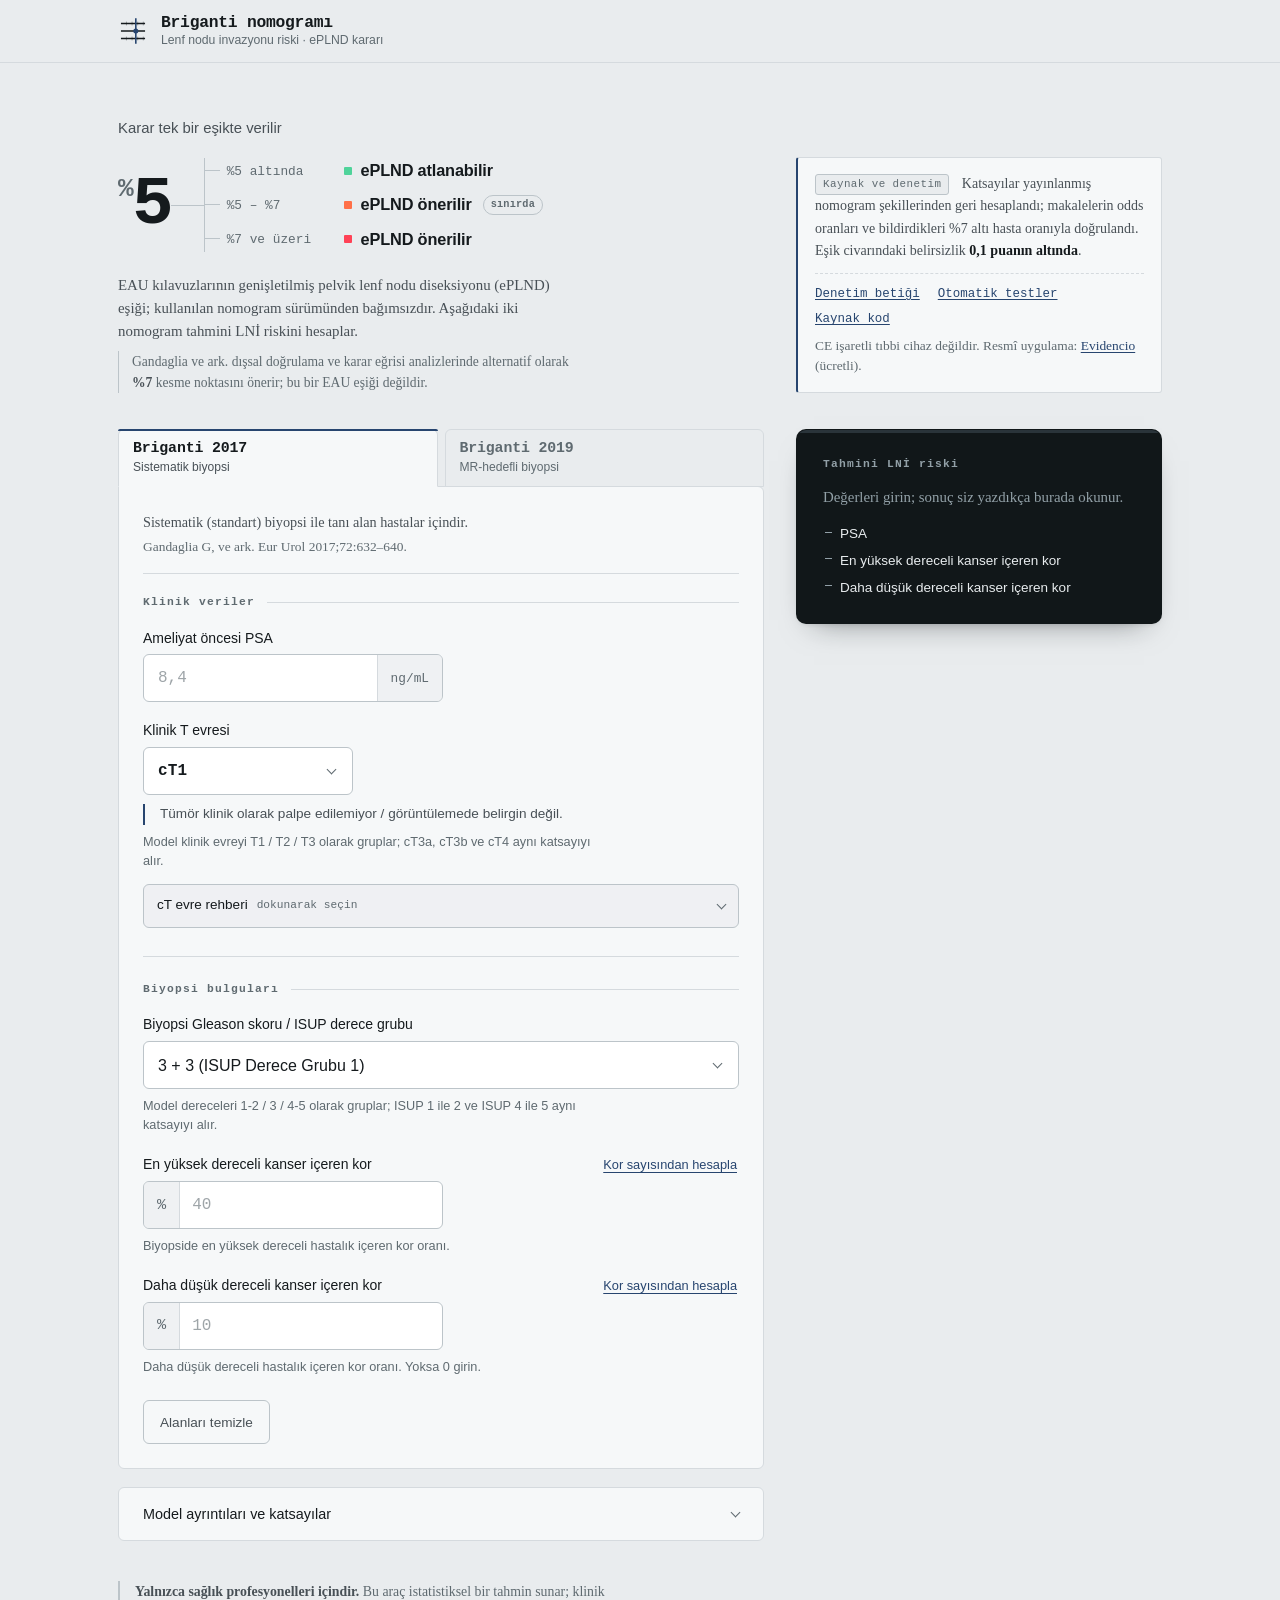
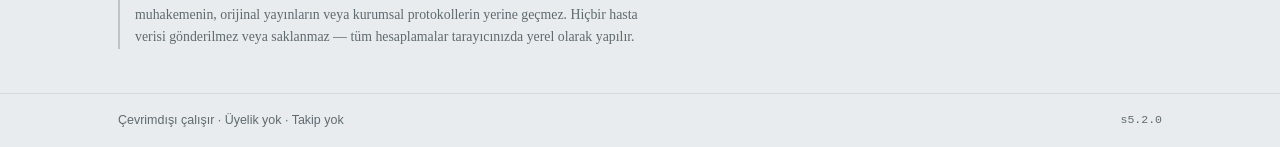
<file: index.html>
<!DOCTYPE html>
<html lang="tr">
<head>
<meta charset="UTF-8">
<meta name="viewport" content="width=device-width, initial-scale=1, viewport-fit=cover">
<meta name="description" content="Prostat kanserinde lenf nodu invazyonu (LNİ) riski için ücretsiz Briganti 2017 ve 2019 nomogram hesaplayıcısı. Üyelik yok, çevrimdışı çalışır.">
<meta name="theme-color" content="#e9ecee" media="(prefers-color-scheme: light)">
<meta name="theme-color" content="#12171a" media="(prefers-color-scheme: dark)">
<meta name="apple-mobile-web-app-capable" content="yes">
<meta name="apple-mobile-web-app-status-bar-style" content="default">
<meta name="apple-mobile-web-app-title" content="Briganti LNİ">
<title>Briganti Nomogramı — LNİ Risk Hesaplayıcı (2017 &amp; 2019)</title>
<link rel="manifest" href="manifest.json">
<link rel="icon" href="icons/icon-192.png" sizes="192x192" type="image/png">
<link rel="apple-touch-icon" href="icons/icon-192.png">
<link rel="stylesheet" href="styles.css">
</head>
<body>

<a class="skip-link" href="#form-2017">Forma atla</a>

<header class="topbar">
  <div class="shell topbar-in">
    <span class="mark" aria-hidden="true">
      <!-- Nomogram glifi: puan eksenleri ve üzerlerinden geçen okuma çizgisi.
           Aynı okuma çizgisi sonuç panelindeki cetvelde tekrarlanır. -->
      <svg viewBox="0 0 32 32" focusable="false">
        <g fill="none" stroke="currentColor">
          <g stroke-width="1.7" stroke-linecap="square">
            <path d="M4 8h24M4 16h24M4 24h24"/>
          </g>
          <g stroke-width="1" opacity=".38">
            <path d="M9 6v4M15 6v4M21 6v4M27 6v4"/>
            <path d="M9 22v4M15 22v4M21 22v4M27 22v4"/>
          </g>
        </g>
        <path class="mark-read" d="M19 2.5v27" fill="none" stroke-width="1.7"/>
        <circle class="mark-slug" cx="19" cy="16" r="2.7"/>
      </svg>
    </span>
    <div class="titles">
      <h1>Briganti nomogramı</h1>
      <p class="eyebrow">Lenf nodu invazyonu riski · ePLND kararı</p>
    </div>
    <button id="installBtn" class="btn-quiet" type="button" hidden>Yükle</button>
  </div>
</header>

<main class="shell">

  <!-- =============================== EŞİK KURALI ===============================
       Sayfanın tek işi bu kuralı uygulamak; kuralı önce olduğu gibi gösteriyoruz.
       Çatal, kararın gerçekten iki dallı olduğunu anlatır — süs değildir.
       ======================================================================== -->
  <section class="thesis" aria-labelledby="thesis-h">
    <h2 class="thesis-h" id="thesis-h">Karar tek bir eşikte verilir</h2>
    <div class="gate">
      <p class="gate-num"><span class="gate-pct">%</span>5</p>
      <ul class="gate-fork">
        <li class="fork-arm is-under">
          <span class="fork-cond">%5 altında</span>
          <span class="fork-act">ePLND atlanabilir</span>
        </li>
        <li class="fork-arm is-band">
          <span class="fork-cond">%5 – %7</span>
          <span class="fork-act">ePLND önerilir <span class="fork-tag">sınırda</span></span>
        </li>
        <li class="fork-arm is-over">
          <span class="fork-cond">%7 ve üzeri</span>
          <span class="fork-act">ePLND önerilir</span>
        </li>
      </ul>
    </div>
    <p class="thesis-note">
      EAU kılavuzlarının genişletilmiş pelvik lenf nodu diseksiyonu (ePLND) eşiği; kullanılan
      nomogram sürümünden bağımsızdır. Aşağıdaki iki nomogram tahmini LNİ riskini hesaplar.
      <span class="thesis-alt">Gandaglia ve ark. dışsal doğrulama ve karar eğrisi analizlerinde
      alternatif olarak <strong>%7</strong> kesme noktasını önerir; bu bir EAU eşiği değildir.</span>
    </p>
  </section>

  <!-- ============================= KAYNAK ŞERİDİ ============================= -->
  <div class="provenance" role="note">
    <p class="prov-line">
      <span class="prov-tag">Kaynak ve denetim</span>
      Katsayılar yayınlanmış nomogram şekillerinden geri hesaplandı; makalelerin odds oranları ve
      bildirdikleri %7 altı hasta oranıyla doğrulandı. Eşik civarındaki belirsizlik
      <strong>0,1 puanın altında</strong>.
    </p>
    <p class="prov-links">
      <a href="https://github.com/desideroo/briganti-nomogram/blob/main/tools/reconstruct_nomogram.py" target="_blank" rel="noopener">Denetim betiği</a>
      <a href="tests/" target="_blank" rel="noopener">Otomatik testler</a>
      <a href="https://github.com/desideroo/briganti-nomogram" target="_blank" rel="noopener">Kaynak kod</a>
      <span class="prov-note">CE işaretli tıbbi cihaz değildir. Resmî uygulama:
        <a href="https://www.evidencio.com/models/show/1555?v=3.0" target="_blank" rel="noopener">Evidencio</a>
        (ücretli).</span>
    </p>
  </div>

  <div class="layout">
    <div class="col-main">

      <div class="segmented" role="tablist" aria-label="Nomogram modeli">
        <button class="tab is-active" role="tab" id="tab-2017" aria-controls="panel-2017" aria-selected="true" data-model="2017" type="button">
          <span class="tab-title">Briganti 2017</span>
          <span class="tab-sub">Sistematik biyopsi</span>
        </button>
        <button class="tab" role="tab" id="tab-2019" aria-controls="panel-2019" aria-selected="false" tabindex="-1" data-model="2019" type="button">
          <span class="tab-title">Briganti 2019</span>
          <span class="tab-sub">MR-hedefli biyopsi</span>
        </button>
      </div>

      <!-- =========================== BRIGANTI 2017 =========================== -->
      <section class="panel" id="panel-2017" role="tabpanel" aria-labelledby="tab-2017">
        <form class="card form" id="form-2017" autocomplete="off" novalidate>
          <p class="form-note">
            Sistematik (standart) biyopsi ile tanı alan hastalar içindir.
            <cite>Gandaglia G, ve ark. Eur Urol 2017;72:632–640.</cite>
          </p>

          <div class="group">
            <h2 class="group-label"><span>Klinik veriler</span></h2>

            <div class="field">
              <label for="psa-2017">Ameliyat öncesi PSA<span class="sr-only"> (ng/mL)</span></label>
              <div class="control">
                <input type="number" id="psa-2017" name="psa" inputmode="decimal" step="0.01" min="0" max="50" placeholder="8,4">
                <span class="affix" aria-hidden="true">ng/mL</span>
              </div>
              <p class="error" data-error-for="psa-2017"></p>
            </div>

            <div class="field">
              <label for="stage-2017">Klinik T evresi</label>
              <div class="control is-select is-narrow">
                <select id="stage-2017" name="stage">
                  <option value="cT1">cT1</option>
                  <option value="cT2">cT2</option>
                  <option value="cT3a">cT3a</option>
                  <option value="cT3b">cT3b</option>
                  <option value="cT4">cT4</option>
                </select>
              </div>
              <p class="stage-current" id="stagecur-2017"><span data-role="def"></span></p>
              <p class="note">Model klinik evreyi T1 / T2 / T3 olarak gruplar; cT3a, cT3b ve cT4
                aynı katsayıyı alır.</p>
              <p class="stage-note" id="stagenote-2017"></p>

              <details class="ct-guide">
                <summary>
                  <span class="ct-guide-title">cT evre rehberi</span>
                  <span class="ct-guide-sub">dokunarak seçin</span>
                </summary>
                <div class="ct-ladder" data-model="2017">
                  <div class="ct-rung" data-stage="cT1">
                    <button type="button" class="ct-node" data-stage="cT1">
                      <span class="ct-chip">cT1</span>
                      <span class="ct-text">Tümör klinik olarak palpe edilemiyor / görüntülemede belirgin değil.</span>
                      <span class="ct-badge">T1</span>
                    </button>
                    <button type="button" class="ct-sub" data-stage="cT1">
                      <span class="ct-chip is-sub">cT1c</span>
                      <span class="ct-text">PSA yüksekliği nedeniyle yapılan biyopside kanser saptanması; en sık kategori.</span>
                    </button>
                  </div>

                  <div class="ct-rung" data-stage="cT2">
                    <button type="button" class="ct-node" data-stage="cT2">
                      <span class="ct-chip">cT2</span>
                      <span class="ct-text">Tümör prostat içinde sınırlı.</span>
                      <span class="ct-badge">T2</span>
                    </button>
                    <button type="button" class="ct-sub" data-stage="cT2">
                      <span class="ct-chip is-sub">cT2a</span>
                      <span class="ct-text">Bir lobun yarısından azı.</span>
                    </button>
                    <button type="button" class="ct-sub" data-stage="cT2">
                      <span class="ct-chip is-sub">cT2b</span>
                      <span class="ct-text">Bir lobun yarısından fazlası.</span>
                    </button>
                    <button type="button" class="ct-sub" data-stage="cT2">
                      <span class="ct-chip is-sub">cT2c</span>
                      <span class="ct-text">Her iki lob.</span>
                    </button>
                  </div>

                  <div class="ct-rung" data-stage="cT3a">
                    <button type="button" class="ct-node" data-stage="cT3a">
                      <span class="ct-chip">cT3a</span>
                      <span class="ct-text">Prostat dışına ekstrakapsüler uzanım (EPE) ± mesane boynu tutulumu.</span>
                      <span class="ct-badge">T3</span>
                    </button>
                  </div>

                  <div class="ct-rung" data-stage="cT3b">
                    <button type="button" class="ct-node" data-stage="cT3b">
                      <span class="ct-chip">cT3b</span>
                      <span class="ct-text">Seminal vezikül invazyonu.</span>
                      <span class="ct-badge">T3</span>
                    </button>
                  </div>

                  <div class="ct-rung" data-stage="cT4">
                    <button type="button" class="ct-node" data-stage="cT4">
                      <span class="ct-chip">cT4</span>
                      <span class="ct-text">Komşu yapılara invazyon (ör. mesane, rektum, pelvik duvar).</span>
                      <span class="ct-badge">T3</span>
                    </button>
                  </div>
                </div>

                <p class="ct-guide-foot">
                  <span class="ct-badge is-inline">T1</span> etiketi modelin kullandığı kategoriyi
                  gösterir; aynı etiketi taşıyan evreler aynı katsayıyı alır.
                </p>
                <p class="ct-guide-foot">
                  Klinik T evresi, muayene ve görüntüleme ile ameliyat öncesi belirlenen lokal
                  evredir; patolojik evre değildir. Biyopside Gleason 4+3=7, PSA 12 ve mpMR'de
                  PI-RADS 5 olsa bile EPE yoksa otomatik olarak cT3 denmez — evre cT2 olabilir.
                </p>
              </details>
            </div>
          </div>

          <div class="group">
            <h2 class="group-label"><span>Biyopsi bulguları</span></h2>

            <div class="field">
              <label for="gleason-2017">Biyopsi Gleason skoru / ISUP derece grubu</label>
              <div class="control is-select">
                <select id="gleason-2017" name="gleason">
                  <option value="1">3 + 3 (ISUP Derece Grubu 1)</option>
                  <option value="2">3 + 4 (ISUP Derece Grubu 2)</option>
                  <option value="3">4 + 3 (ISUP Derece Grubu 3)</option>
                  <option value="4">4 + 4 / 3 + 5 / 5 + 3 (ISUP Derece Grubu 4)</option>
                  <option value="5">4 + 5 / 5 + 4 / 5 + 5 (ISUP Derece Grubu 5)</option>
                </select>
              </div>
              <p class="note">Model dereceleri 1-2 / 3 / 4-5 olarak gruplar; ISUP 1 ile 2 ve
                ISUP 4 ile 5 aynı katsayıyı alır.</p>
            </div>

            <div class="field">
              <div class="label-row">
                <label for="coreshigh-2017">En yüksek dereceli kanser içeren kor<span class="sr-only"> yüzdesi (%)</span></label>
                <button class="link-btn" type="button" data-toggle-helper="helper-coreshigh-2017" aria-expanded="false">Kor sayısından hesapla</button>
              </div>
              <div class="control is-pct">
                <span class="affix is-lead" aria-hidden="true">%</span>
                <input type="number" id="coreshigh-2017" name="coreshigh" inputmode="decimal" step="1" min="0" max="100" placeholder="40">
              </div>
              <div class="mini-calc" id="helper-coreshigh-2017" data-target="coreshigh-2017" hidden>
                <div>
                  <label for="pos-coreshigh-2017">Pozitif</label>
                  <input type="number" id="pos-coreshigh-2017" data-role="pos" inputmode="numeric" step="1" min="0" placeholder="0">
                </div>
                <span class="mini-sep" aria-hidden="true">/</span>
                <div>
                  <label for="tot-coreshigh-2017">Toplam</label>
                  <input type="number" id="tot-coreshigh-2017" data-role="tot" inputmode="numeric" step="1" min="1" placeholder="12">
                </div>
              </div>
              <p class="note">Biyopside en yüksek dereceli hastalık içeren kor oranı.</p>
              <p class="error" data-error-for="coreshigh-2017"></p>
            </div>

            <div class="field">
              <div class="label-row">
                <label for="coreslow-2017">Daha düşük dereceli kanser içeren kor<span class="sr-only"> yüzdesi (%)</span></label>
                <button class="link-btn" type="button" data-toggle-helper="helper-coreslow-2017" aria-expanded="false">Kor sayısından hesapla</button>
              </div>
              <div class="control is-pct">
                <span class="affix is-lead" aria-hidden="true">%</span>
                <input type="number" id="coreslow-2017" name="coreslow" inputmode="decimal" step="1" min="0" max="90" placeholder="10">
              </div>
              <div class="mini-calc" id="helper-coreslow-2017" data-target="coreslow-2017" hidden>
                <div>
                  <label for="pos-coreslow-2017">Pozitif</label>
                  <input type="number" id="pos-coreslow-2017" data-role="pos" inputmode="numeric" step="1" min="0" placeholder="0">
                </div>
                <span class="mini-sep" aria-hidden="true">/</span>
                <div>
                  <label for="tot-coreslow-2017">Toplam</label>
                  <input type="number" id="tot-coreslow-2017" data-role="tot" inputmode="numeric" step="1" min="1" placeholder="12">
                </div>
              </div>
              <p class="note">Daha düşük dereceli hastalık içeren kor oranı. Yoksa 0 girin.</p>
              <p class="error" data-error-for="coreslow-2017"></p>
            </div>
          </div>

          <button class="reset-btn" type="button" data-reset="2017">Alanları temizle</button>
        </form>
      </section>

      <!-- =========================== BRIGANTI 2019 =========================== -->
      <section class="panel" id="panel-2019" role="tabpanel" aria-labelledby="tab-2019" hidden>
        <form class="card form" id="form-2019" autocomplete="off" novalidate>
          <p class="form-note">
            mpMR-hedefli biyopsi ve eş zamanlı sistematik biyopsi ile tanı alan hastalar içindir.
            <cite>Gandaglia G, ve ark. Eur Urol 2019;75:506–514.</cite>
          </p>

          <div class="group">
            <h2 class="group-label"><span>Klinik ve mpMR verileri</span></h2>

            <div class="field">
              <label for="psa-2019">Ameliyat öncesi PSA<span class="sr-only"> (ng/mL)</span></label>
              <div class="control">
                <input type="number" id="psa-2019" name="psa" inputmode="decimal" step="0.01" min="0" max="80" placeholder="8,4">
                <span class="affix" aria-hidden="true">ng/mL</span>
              </div>
              <p class="error" data-error-for="psa-2019"></p>
            </div>

            <div class="field">
              <label for="stage-2019">Klinik T evresi (mpMR'ye göre)</label>
              <div class="control is-select is-narrow">
                <select id="stage-2019" name="stage">
                  <option value="cT1">cT1</option>
                  <option value="cT2">cT2</option>
                  <option value="cT3a">cT3a</option>
                  <option value="cT3b">cT3b</option>
                  <option value="cT4">cT4</option>
                </select>
              </div>
              <p class="stage-current" id="stagecur-2019"><span data-role="def"></span></p>
              <p class="note">Model bu değişkeni mpMR'de organa sınırlı / ekstrakapsüler yayılım /
                seminal vezikül invazyonu olarak kodlar: cT1 ve cT2 organa sınırlı, cT3a EKY,
                cT3b ve cT4 SVİ katsayısını alır.</p>
              <p class="stage-note" id="stagenote-2019"></p>

              <details class="ct-guide">
                <summary>
                  <span class="ct-guide-title">cT evre rehberi</span>
                  <span class="ct-guide-sub">dokunarak seçin</span>
                </summary>
                <div class="ct-ladder" data-model="2019">
                  <div class="ct-rung" data-stage="cT1">
                    <button type="button" class="ct-node" data-stage="cT1">
                      <span class="ct-chip">cT1</span>
                      <span class="ct-text">Tümör klinik olarak ele gelmiyor / görüntülemede belirgin değil.</span>
                      <span class="ct-badge">Organa sınırlı</span>
                    </button>
                    <button type="button" class="ct-sub" data-stage="cT1">
                      <span class="ct-chip is-sub">cT1c</span>
                      <span class="ct-text">Tümör ele gelmiyor; PSA yüksekliği vb. nedeniyle biyopsiyle saptanıyor.</span>
                    </button>
                  </div>

                  <div class="ct-rung" data-stage="cT2">
                    <button type="button" class="ct-node" data-stage="cT2">
                      <span class="ct-chip">cT2</span>
                      <span class="ct-text">Tümör prostatla sınırlı.</span>
                      <span class="ct-badge">Organa sınırlı</span>
                    </button>
                    <button type="button" class="ct-sub" data-stage="cT2">
                      <span class="ct-chip is-sub">cT2a</span>
                      <span class="ct-text">Bir lobun ≤ %50'si.</span>
                    </button>
                    <button type="button" class="ct-sub" data-stage="cT2">
                      <span class="ct-chip is-sub">cT2b</span>
                      <span class="ct-text">Bir lobun &gt; %50'si.</span>
                    </button>
                    <button type="button" class="ct-sub" data-stage="cT2">
                      <span class="ct-chip is-sub">cT2c</span>
                      <span class="ct-text">Her iki lob.</span>
                    </button>
                  </div>

                  <div class="ct-rung" data-stage="cT3a">
                    <button type="button" class="ct-node" data-stage="cT3a">
                      <span class="ct-chip">cT3a</span>
                      <span class="ct-text">Prostat dışına ekstrakapsüler uzanım.</span>
                      <span class="ct-badge" title="Ekstrakapsüler yayılım">EKY</span>
                    </button>
                  </div>

                  <div class="ct-rung" data-stage="cT3b">
                    <button type="button" class="ct-node" data-stage="cT3b">
                      <span class="ct-chip">cT3b</span>
                      <span class="ct-text">Seminal vezikül invazyonu.</span>
                      <span class="ct-badge" title="Seminal vezikül invazyonu">SVİ</span>
                    </button>
                  </div>

                  <div class="ct-rung" data-stage="cT4">
                    <button type="button" class="ct-node" data-stage="cT4">
                      <span class="ct-chip">cT4</span>
                      <span class="ct-text">Mesane boynu, rektum, pelvik duvar gibi komşu yapılara invazyon.</span>
                      <span class="ct-badge" title="Seminal vezikül invazyonu">SVİ</span>
                    </button>
                  </div>
                </div>

                <p class="ct-guide-foot">
                  <span class="ct-badge is-inline">EKY</span> etiketi modelin mpMR'ye göre
                  kullandığı kategoriyi gösterir; aynı etiketi taşıyan evreler aynı katsayıyı alır.
                </p>
                <p class="ct-guide-foot">
                  mpMR'de ekstrakapsüler uzanım görülüyorsa cT3a kabul edilebilir; yalnızca
                  PI-RADS 5 olması tek başına cT3 anlamına gelmez.
                </p>
              </details>
            </div>

            <div class="field">
              <label for="lesion-2019">mpMR'de maksimum lezyon çapı<span class="sr-only"> (mm)</span></label>
              <div class="control">
                <input type="number" id="lesion-2019" name="lesion" inputmode="decimal" step="0.1" min="0" max="45" placeholder="14">
                <span class="affix" aria-hidden="true">mm</span>
              </div>
              <p class="note">PI-RADS skoru en yüksek olan lezyon; eşitlik varsa en büyük çaplı olan.</p>
              <p class="error" data-error-for="lesion-2019"></p>
            </div>
          </div>

          <div class="group">
            <h2 class="group-label"><span>Biyopsi bulguları</span></h2>

            <div class="field">
              <label for="gleason-2019">MR-hedefli biyopside Gleason skoru / ISUP derece grubu</label>
              <div class="control is-select">
                <select id="gleason-2019" name="gleason">
                  <option value="1">3 + 3 (ISUP Derece Grubu 1)</option>
                  <option value="2">3 + 4 (ISUP Derece Grubu 2)</option>
                  <option value="3">4 + 3 (ISUP Derece Grubu 3)</option>
                  <option value="4">4 + 4 / 3 + 5 / 5 + 3 (ISUP Derece Grubu 4)</option>
                  <option value="5">4 + 5 / 5 + 4 / 5 + 5 (ISUP Derece Grubu 5)</option>
                </select>
              </div>
              <p class="note">Model dereceleri 1-2 / 3 / 4-5 olarak gruplar; ISUP 1 ile 2 ve
                ISUP 4 ile 5 aynı katsayıyı alır.</p>
            </div>

            <div class="field">
              <div class="label-row">
                <label for="cores-2019">Sistematik biyopside klinik anlamlı kanserli kor<span class="sr-only"> yüzdesi (%)</span></label>
                <button class="link-btn" type="button" data-toggle-helper="helper-cores-2019" aria-expanded="false">Kor sayısından hesapla</button>
              </div>
              <div class="control is-pct">
                <span class="affix is-lead" aria-hidden="true">%</span>
                <input type="number" id="cores-2019" name="cores" inputmode="decimal" step="1" min="0" max="100" placeholder="30">
              </div>
              <div class="mini-calc" id="helper-cores-2019" data-target="cores-2019" hidden>
                <div>
                  <label for="pos-cores-2019">Pozitif</label>
                  <input type="number" id="pos-cores-2019" data-role="pos" inputmode="numeric" step="1" min="0" placeholder="0">
                </div>
                <span class="mini-sep" aria-hidden="true">/</span>
                <div>
                  <label for="tot-cores-2019">Toplam</label>
                  <input type="number" id="tot-cores-2019" data-role="tot" inputmode="numeric" step="1" min="1" placeholder="12">
                </div>
              </div>
              <p class="note">Klinik anlamlı kanser = ISUP derece grubu ≥ 2.</p>
              <p class="error" data-error-for="cores-2019"></p>
            </div>
          </div>

          <button class="reset-btn" type="button" data-reset="2019">Alanları temizle</button>
        </form>
      </section>

      <!-- ============================ MODEL AYRINTILARI ====================== -->
      <details class="card info">
        <summary>Model ayrıntıları ve katsayılar</summary>
        <div class="info-body">
          <h3>Modeller ne kullanır</h3>
          <p><strong>Briganti 2017</strong> — sistematik biyopsi verisiyle LNİ riskini tahmin eder.
            Yayınlanmış değişkenler: PSA, klinik evre, biyopsi ISUP derece grubu, en yüksek dereceli
            kanser içeren kor yüzdesi ve daha düşük dereceli kanser içeren kor yüzdesi.</p>
          <p><strong>Briganti 2019</strong> — mpMR-hedefli biyopsi çağına uyarlanmıştır. Yayınlanmış
            değişkenler: PSA, mpMR'de klinik evre, mpMR'de maksimum indeks lezyon çapı, hedefli
            biyopside ISUP derece grubu ve sistematik biyopside klinik anlamlı kanser içeren kor
            yüzdesi. <em>PI-RADS skoru ve hedefli biyopsideki maksimum tümör uzunluğu bu modelin
            bağımsız değişkenleri değildir</em>; bu nedenle forma alınmamıştır.</p>
          <h3>Hangi eşik, kimin eşiği</h3>
          <p><strong>%5 — EAU eşiği.</strong> EAU-EANM-ESTRO-ESUR-ISUP-SIOG Prostat Kanseri
            kılavuzu, tahmini LNİ riski %5'i aşan hastalarda ePLND önerir. Bu eşik, kullanılan
            nomogram sürümünden (2012 / 2017 / 2019) bağımsız olarak aynıdır. Bu sayfadaki karar
            (yeşil / kırmızı) bu eşiğe göre verilir.</p>
          <p><strong>%7 — Gandaglia ve ark.'nın kesme noktası.</strong> EAU kılavuzuna ait
            değildir; nomogramların dışsal doğrulama ve karar eğrisi (DCA) analizlerinde önerilen
            alternatif bir kesme noktasıdır. Yayınların bildirdiği “eşik altında kalan hasta oranı”
            değerleri de bu noktaya göredir. Arayüzde karar ölçeğinde ikincil bir işaretçi olarak
            gösterilir, karara girmez.</p>

          <h3>Yüksek riskli hastalarda dikkat</h3>
          <p>150 yüksek riskli hastalık olgusunu içeren tek merkezli bir seride (LNİ %26) her iki
            nomogramın da ayırt ediciliği düşük bulunmuştur: önerilen eşikte duyarlılık yüksek
            (2017 için 0,97; 2019 için 0,96) ancak özgüllük çok düşüktür (0,14 ve 0,18; AUC 0,56 ve
            0,57). Nomogramlar esas olarak orta riskli hastada gereksiz ePLND'yi elemek için
            tasarlanmıştır; yüksek riskli hastalıkta karar tek başına bu skora dayandırılmamalıdır.
            <cite>Di Pierro GB, ve ark. Cancers 2023;15:1683.</cite></p>

          <h3>Katsayılar nasıl elde edildi</h3>
          <p>Her iki makale de beta katsayılarını “Supplementary Table 1”e bırakır; ana metinde
            yalnızca yuvarlanmış odds oranları vardır. Katsayılar bu nedenle yayınlanmış nomogram
            şekillerinin (Gandaglia, <em>Eur Urol</em> 2017;72:632–640 Şekil 1 ve 2019;75:506–514
            Şekil 1) geometrisinden geri hesaplandı: puan eksenleri β ile doğru orantılı, risk
            ekseni ise logit'te doğrusaldır; bu iki ilişki hem her β'yı hem de sabit terimi verir.
            Şekiller piksel düzeyinde ölçüldü (risk ekseni uyumu: maksimum sapma 0,003 logit).
            Ölçüm belirsizliği %7 eşiği civarında 0,1 puanın altındadır.</p>

          <div class="table-scroll">
            <table class="coef-table">
              <caption>Geri hesaplanan katsayıların yayınla karşılaştırması</caption>
              <thead>
                <tr><th>Model</th><th>Değişken</th><th>OR (şekilden)</th><th>OR (yayın)</th></tr>
              </thead>
              <tbody>
                <tr><td rowspan="7">2017<span class="tbl-sub">Tablo 2, Model 1</span></td><td>PSA (ng/mL)</td><td>1,086</td><td>1,08</td></tr>
                <tr><td>Klinik evre T2</td><td>2,337</td><td>2,27</td></tr>
                <tr><td>Klinik evre T3</td><td>2,869</td><td>2,87</td></tr>
                <tr><td>ISUP 3</td><td>9,647</td><td>9,5</td></tr>
                <tr><td>ISUP 4-5</td><td>14,508</td><td>14,5</td></tr>
                <tr><td>En yüksek dereceli kor %</td><td>1,027</td><td>1,02</td></tr>
                <tr><td>Daha düşük dereceli kor %</td><td>1,014</td><td>1,01</td></tr>
                <tr><td rowspan="6">2019<span class="tbl-sub">Tablo 2, Model 5</span></td><td>PSA (ng/mL)</td><td>1,043</td><td>1,04</td></tr>
                <tr><td>mpMR ekstrakapsüler yayılım</td><td>3,392</td><td>3,39</td></tr>
                <tr><td>mpMR seminal vezikül invazyonu</td><td>4,336</td><td>4,36</td></tr>
                <tr><td>ISUP 3</td><td>3,333</td><td>3,33</td></tr>
                <tr><td>ISUP 4-5</td><td>6,085</td><td>6,08</td></tr>
                <tr><td>Lezyon çapı (mm)</td><td>1,032</td><td>1,03</td></tr>
              </tbody>
            </table>
          </div>

          <p>Sabit terim, katsayılardan bağımsız olarak da doğrulandı: makalelerin bildirdiği “%7
            eşiğinin altında kalan hasta oranı” (2017 için %69, 2019 için %57), kohort dağılımlarıyla
            yeniden üretildiğinde bu modellerle %68 ve %57 çıkmaktadır.</p>

          <h3>ISUP gruplandırması</h3>
          <p>Her iki yayın da derece gruplarını 1-2 / 3 / 4-5 olarak kategorize etmiştir. Bu nedenle
            ISUP 1 ile 2, ve ISUP 4 ile 5 aynı riski verir; bu modelin kendi tercihidir, hesaplama
            hatası değildir.</p>

          <p class="calib-note">Lojistik regresyon katsayıları <code>app.js</code> içinde tek bir
            yerde (<code>MODELS</code> nesnesi) tanımlıdır. Denetim için
            <code>tools/reconstruct_nomogram.py</code> katsayıları şekillerden yeniden türetip
            <code>app.js</code> ile karşılaştırır; <a href="tests/">tests/</a> sayfası ise uygulamayı
            gerçek arayüz üzerinden sınar.</p>
        </div>
      </details>
    </div>

    <!-- ================================ SONUÇ ================================
         Sayfanın tek koyu yüzeyi: okuma paneli. Renk yalnızca burada karara
         ayrılmıştır; kâğıt tarafı baştan sona nötrdür.
         ==================================================================== -->
    <aside class="col-side">
      <section class="result" id="result" aria-live="polite">
        <div class="result-empty" id="resultEmpty">
          <p class="result-label">Tahmini LNİ riski</p>
          <p class="result-placeholder">Değerleri girin; sonuç siz yazdıkça burada okunur.</p>
          <ul class="missing" id="missingList"></ul>
        </div>

        <div class="result-body" id="resultBody" hidden>
          <div class="result-head">
            <p class="result-label">Tahmini LNİ riski</p>
            <span class="result-model" id="resultModel">Briganti 2017</span>
          </div>

          <p class="result-value"><span class="pct" aria-hidden="true">%</span><span id="riskValue">0,0</span></p>

          <div class="gauge" role="img" id="gauge" aria-label="Riskin %5 EAU eşiğine göre konumu">
            <div class="gauge-bar">
              <div class="gauge-track"><div class="gauge-fill" id="gaugeFill"></div></div>
              <div class="gauge-gate"><span>%5</span></div>
              <div class="gauge-alt"><span>%7</span></div>
            </div>
            <div class="gauge-scale"><span>%0</span><span>%20+</span></div>
          </div>

          <p class="gauge-foot">
            <span class="gauge-foot-key">%5</span> EAU eşiği ·
            <span class="gauge-foot-key is-alt">%7</span> Gandaglia ve ark. (alternatif)
          </p>

          <p class="verdict" id="verdict"></p>

          <div class="result-actions">
            <button class="ghost-btn" type="button" id="copyBtn">Özeti kopyala</button>
          </div>
        </div>
      </section>
    </aside>
  </div>

  <p class="disclaimer">
    <strong>Yalnızca sağlık profesyonelleri içindir.</strong> Bu araç istatistiksel bir tahmin sunar;
    klinik muhakemenin, orijinal yayınların veya kurumsal protokollerin yerine geçmez. Hiçbir hasta
    verisi gönderilmez veya saklanmaz — tüm hesaplamalar tarayıcınızda yerel olarak yapılır.
  </p>
</main>

<footer class="app-footer">
  <div class="shell footer-in">
    <p>Çevrimdışı çalışır · Üyelik yok · Takip yok</p>
    <p class="ver">s5.2.0</p>
  </div>
</footer>

<button class="minibar" id="minibar" type="button" hidden>
  <span class="minibar-key">LNİ riski</span>
  <span class="minibar-val"><span class="pct" aria-hidden="true">%</span><span id="miniValue">0,0</span></span>
  <span class="minibar-note" id="miniNote"></span>
</button>

<div class="toast" id="toast" role="status" aria-live="polite" hidden></div>

<script src="app.js"></script>
</body>
</html>
</file>
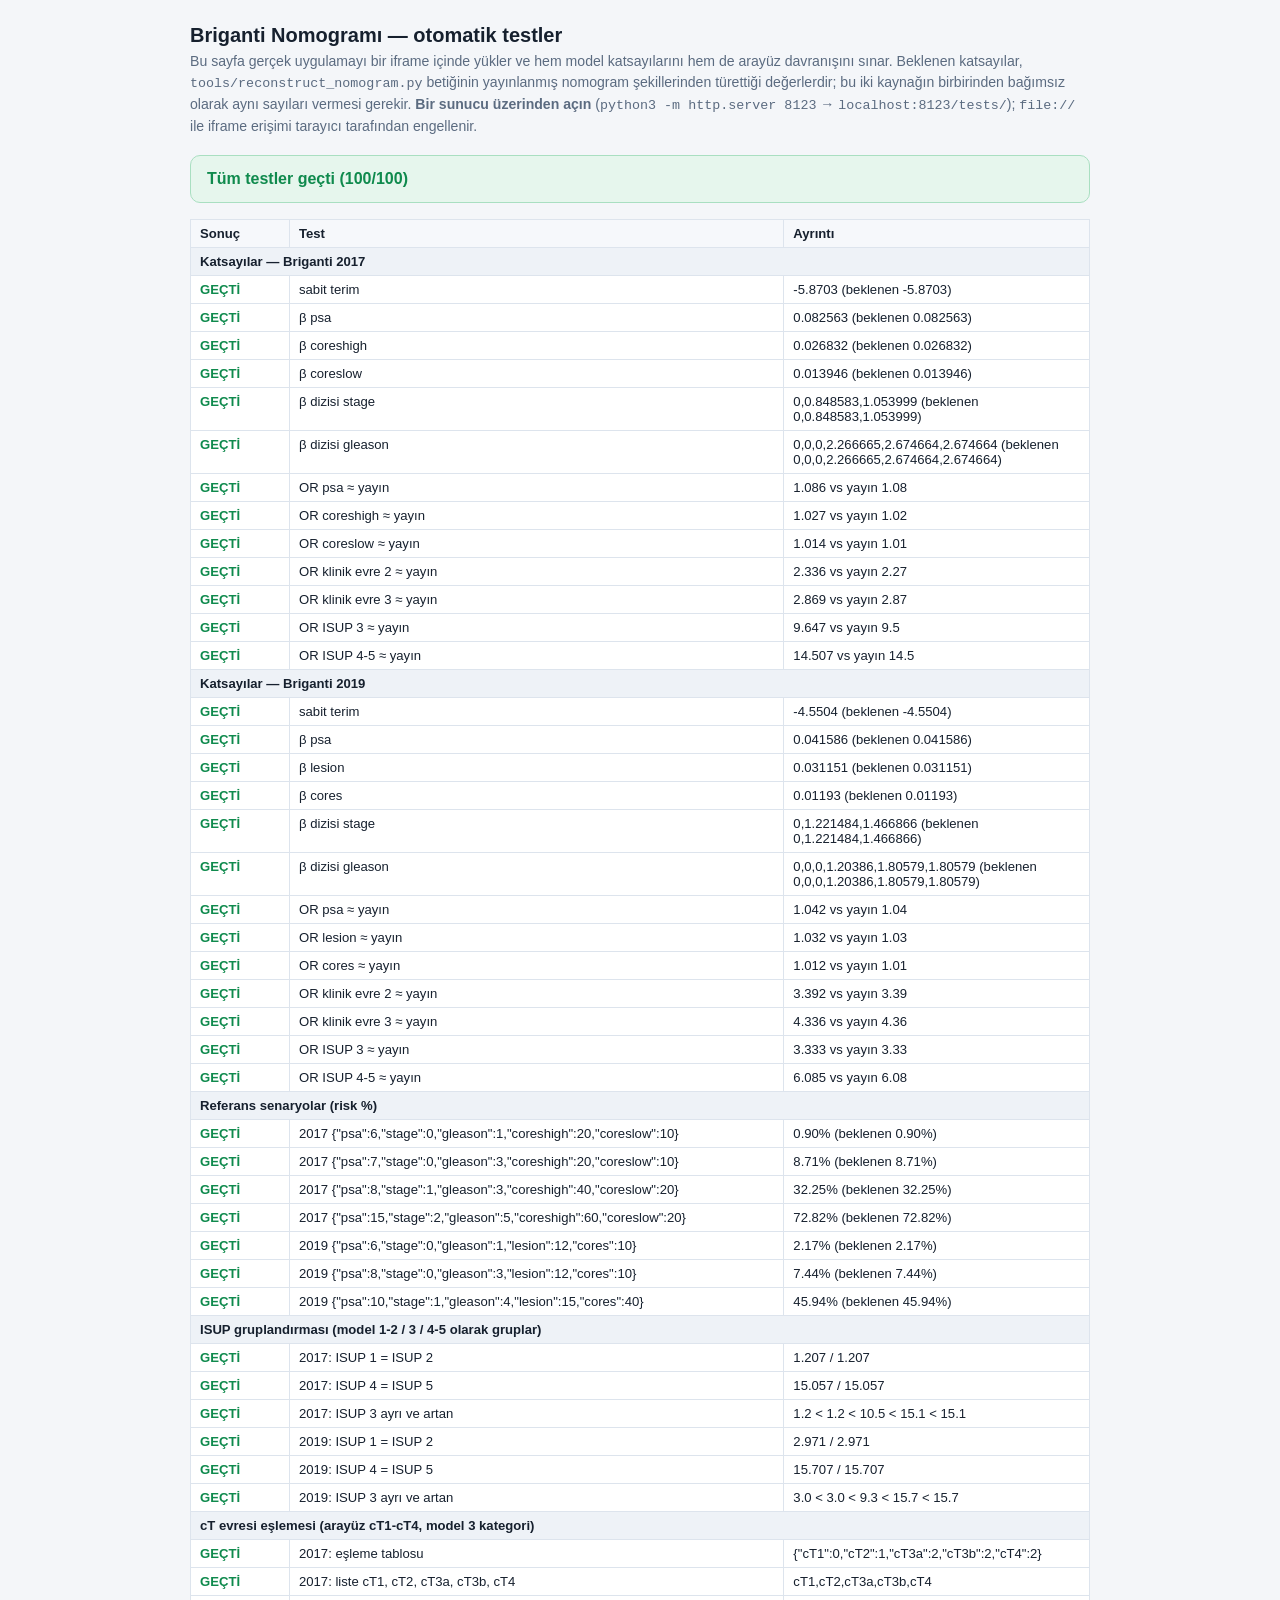
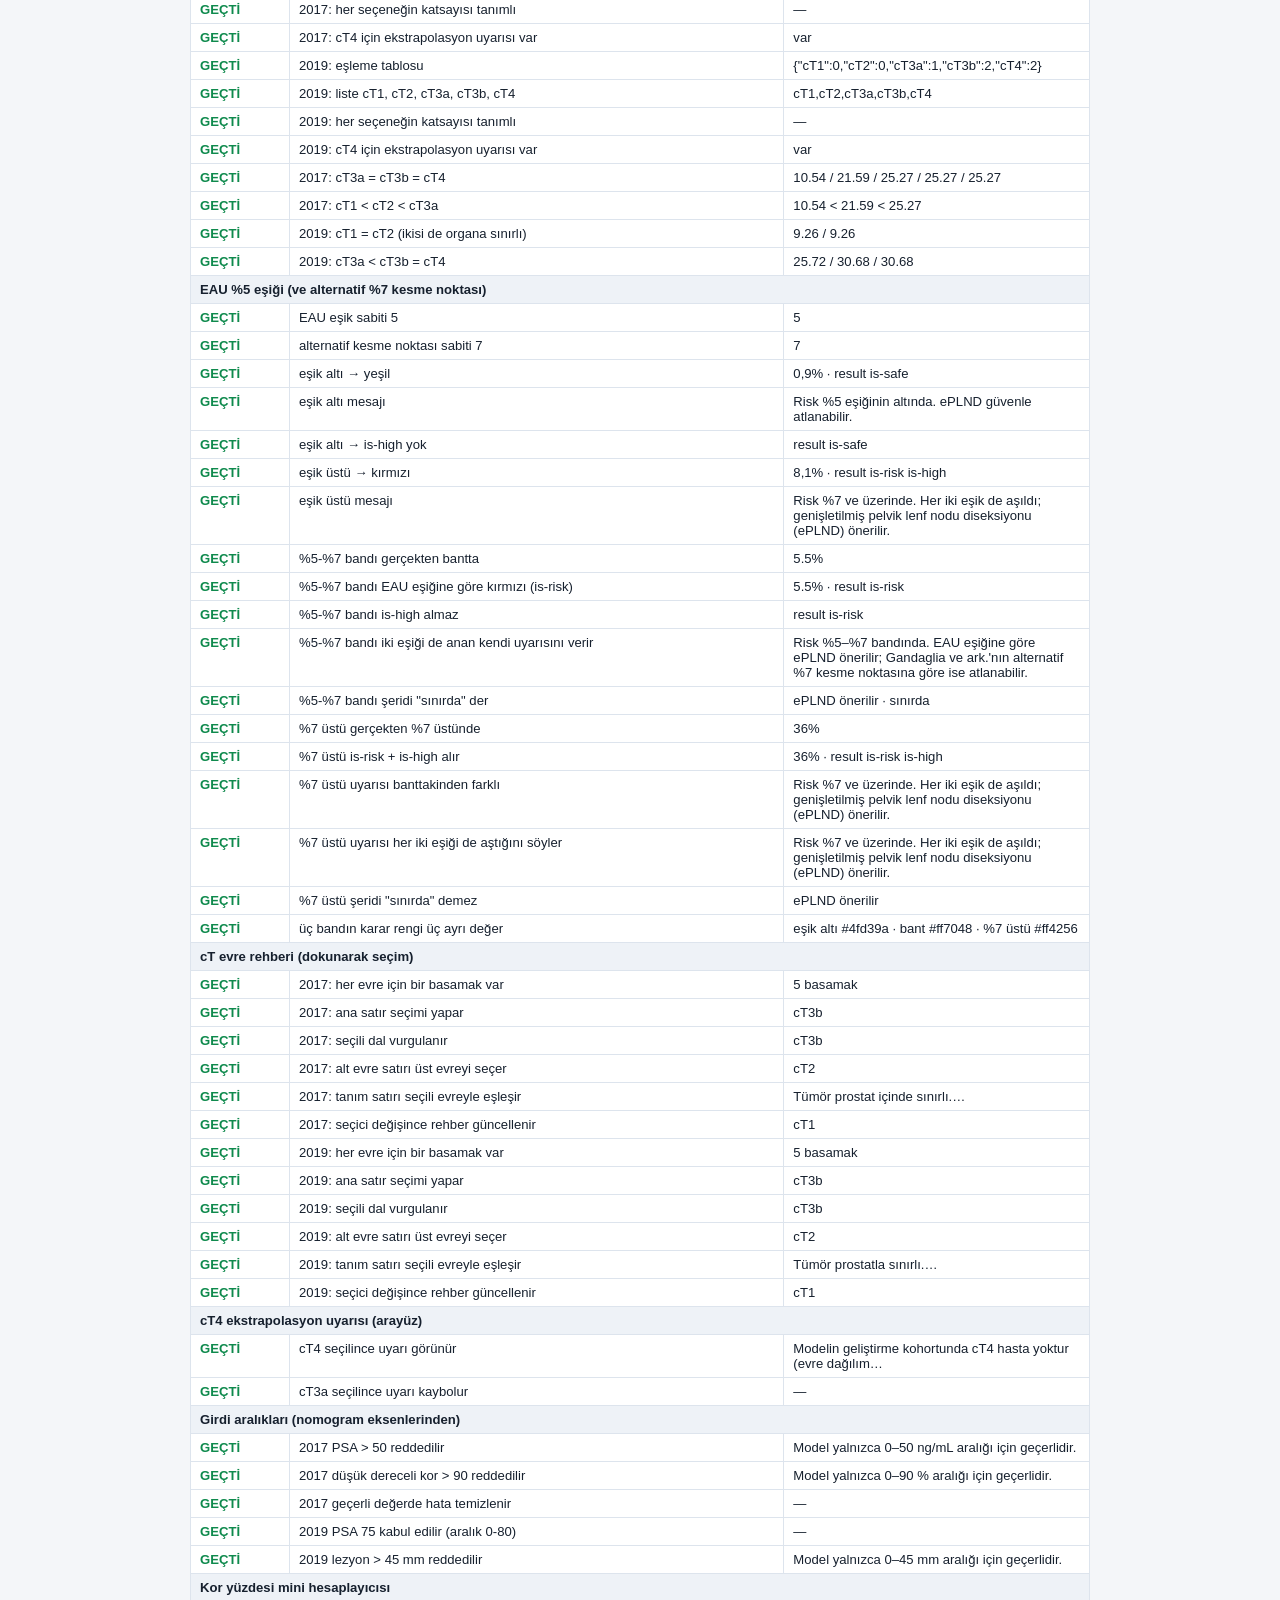
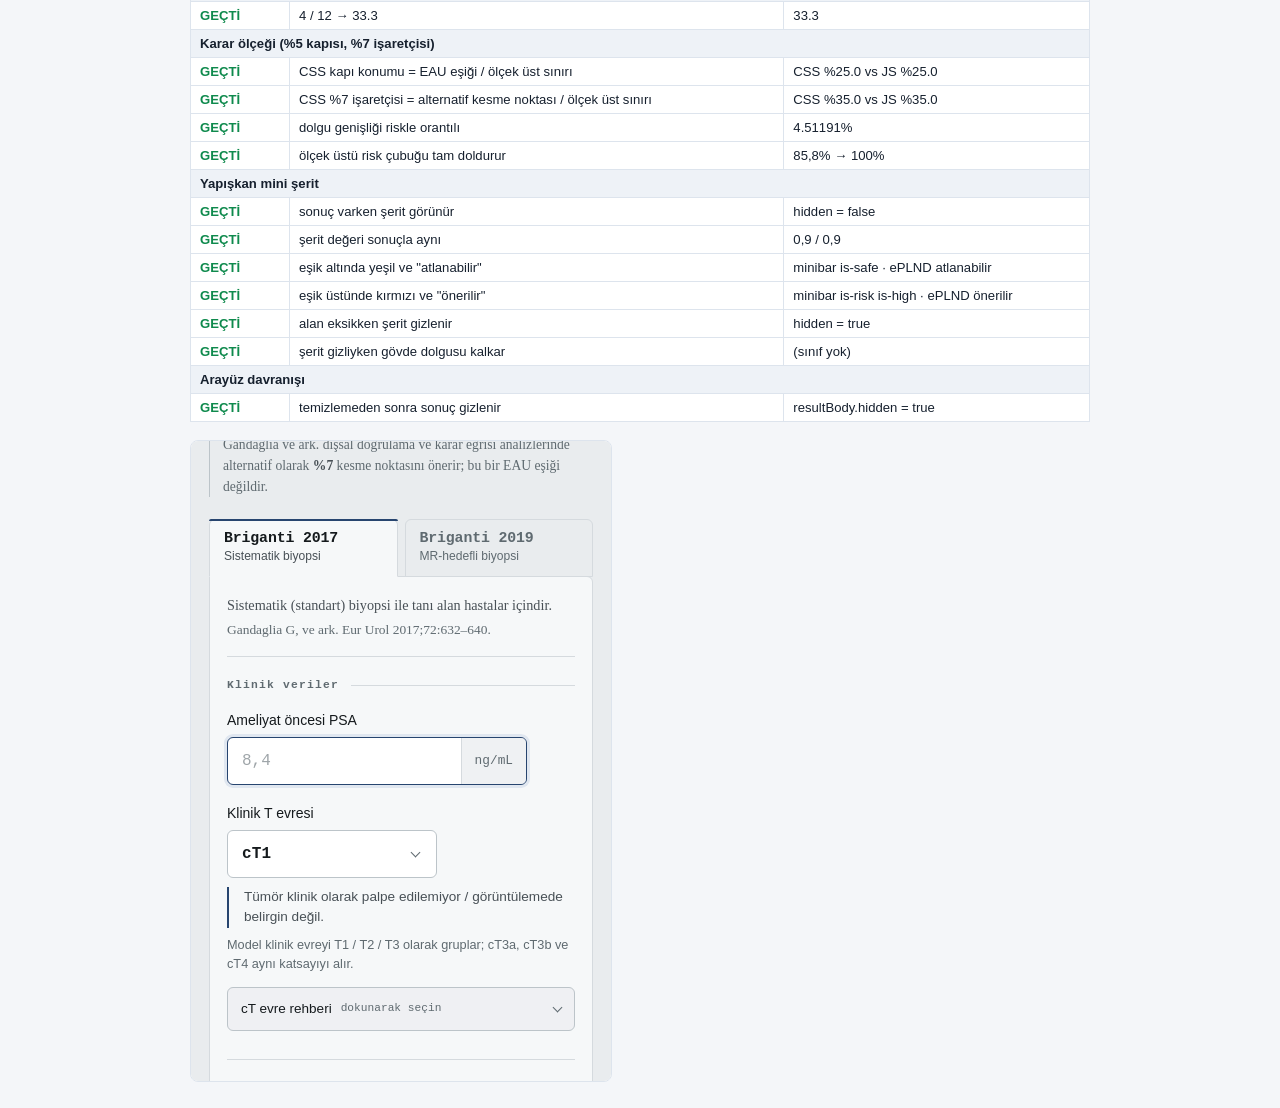
<file: tests/index.html>
<!DOCTYPE html>
<html lang="tr">
<head>
<meta charset="UTF-8">
<meta name="viewport" content="width=device-width, initial-scale=1">
<title>Briganti Nomogramı — testler</title>
<style>
  body { font-family: -apple-system, BlinkMacSystemFont, "Segoe UI", Roboto, sans-serif;
         margin: 0; padding: 24px; background: #f4f6f9; color: #16202e; }
  main { max-width: 900px; margin: 0 auto; }
  h1 { font-size: 1.25rem; margin: 0 0 4px; }
  p.lead { margin: 0 0 18px; color: #5b6b80; font-size: .88rem; line-height: 1.5; }
  #summary { padding: 14px 16px; border-radius: 10px; font-weight: 700; margin-bottom: 16px; }
  #summary.pass { background: #e6f6ed; color: #0f8a4d; border: 1px solid #a9dfc1; }
  #summary.fail { background: #fdecec; color: #c62828; border: 1px solid #f2b5b5; }
  #summary.run  { background: #fff7e6; color: #9a6206; border: 1px solid #f0dcb4; }
  table { width: 100%; border-collapse: collapse; background: #fff; font-size: .82rem; }
  th, td { border: 1px solid #dde4ed; padding: 6px 9px; text-align: left; vertical-align: top; }
  th { background: #f6f8fb; }
  tr.group td { background: #eef2f7; font-weight: 700; }
  td.ok { color: #0f8a4d; font-weight: 700; white-space: nowrap; }
  td.no { color: #c62828; font-weight: 700; white-space: nowrap; }
  code { font-family: ui-monospace, SFMono-Regular, Menlo, monospace; font-size: .95em; }
  iframe { width: 420px; height: 640px; border: 1px solid #dde4ed; border-radius: 8px;
           margin-top: 18px; background: #fff; }
</style>
</head>
<body>
<main>
  <h1>Briganti Nomogramı — otomatik testler</h1>
  <p class="lead">
    Bu sayfa gerçek uygulamayı bir iframe içinde yükler ve hem model katsayılarını hem de arayüz
    davranışını sınar. Beklenen katsayılar, <code>tools/reconstruct_nomogram.py</code> betiğinin
    yayınlanmış nomogram şekillerinden türettiği değerlerdir; bu iki kaynağın birbirinden bağımsız
    olarak aynı sayıları vermesi gerekir.
    <strong>Bir sunucu üzerinden açın</strong> (<code>python3 -m http.server 8123</code> →
    <code>localhost:8123/tests/</code>); <code>file://</code> ile iframe erişimi tarayıcı tarafından
    engellenir.
  </p>

  <div id="summary" class="run">Testler çalışıyor…</div>
  <table id="results">
    <thead><tr><th style="width:80px">Sonuç</th><th>Test</th><th style="width:34%">Ayrıntı</th></tr></thead>
    <tbody></tbody>
  </table>

  <iframe id="app" title="test edilen uygulama"></iframe>
</main>

<script>
/* --------------------------------------------------------------------------
   Beklenen değerler — tools/reconstruct_nomogram.py çıktısıyla birebir aynı.
   Bunlardan biri değişirse test kırmızıya döner.
   -------------------------------------------------------------------------- */
var EXPECTED = {
  '2017': {
    intercept: -5.8703,
    continuous: { psa: 0.082563, coreshigh: 0.026832, coreslow: 0.013946 },
    stage: [0, 0.848583, 1.053999],
    gleason: [0, 0, 0, 2.266665, 2.674664, 2.674664],
    // Tablo 2, Model 1 — yuvarlanmış yayın değerleri (tolerans %4)
    publishedOR: { psa: 1.08, coreshigh: 1.02, coreslow: 1.01,
                   stage1: 2.27, stage2: 2.87, gg3: 9.5, gg4: 14.5 }
  },
  '2019': {
    intercept: -4.5504,
    continuous: { psa: 0.041586, lesion: 0.031151, cores: 0.011930 },
    stage: [0, 1.221484, 1.466866],
    gleason: [0, 0, 0, 1.203860, 1.805790, 1.805790],
    // Tablo 2, Model 5
    publishedOR: { psa: 1.04, lesion: 1.03, cores: 1.01,
                   stage1: 3.39, stage2: 4.36, gg3: 3.33, gg4: 6.08 }
  }
};

/* Referans senaryolar — elle doğrulanmış beklenen çıktılar (yüzde). */
var SCENARIOS = [
  ['2017', {psa: 6,  stage: 0, gleason: 1, coreshigh: 20, coreslow: 10},  0.90],
  ['2017', {psa: 7,  stage: 0, gleason: 3, coreshigh: 20, coreslow: 10},  8.71],
  ['2017', {psa: 8,  stage: 1, gleason: 3, coreshigh: 40, coreslow: 20}, 32.25],
  ['2017', {psa: 15, stage: 2, gleason: 5, coreshigh: 60, coreslow: 20}, 72.82],
  ['2019', {psa: 6,  stage: 0, gleason: 1, lesion: 12, cores: 10},        2.17],
  ['2019', {psa: 8,  stage: 0, gleason: 3, lesion: 12, cores: 10},        7.44],
  ['2019', {psa: 10, stage: 1, gleason: 4, lesion: 15, cores: 40},       45.94]
];

var tbody = document.querySelector('#results tbody');
var pass = 0, fail = 0;

function group(name) {
  var tr = tbody.insertRow();
  tr.className = 'group';
  var td = tr.insertCell();
  td.colSpan = 3;
  td.textContent = name;
}

function check(name, ok, detail) {
  var tr = tbody.insertRow();
  var c0 = tr.insertCell();
  c0.className = ok ? 'ok' : 'no';
  c0.textContent = ok ? 'GEÇTİ' : 'KALDI';
  tr.insertCell().textContent = name;
  tr.insertCell().textContent = detail || '';
  ok ? pass++ : fail++;
}

function near(a, b, tol) { return Math.abs(a - b) <= tol; }

function run(win, doc) {
  var B = win.Briganti;

  /* 1 — katsayılar betiğin türettiği değerlerle birebir aynı mı */
  ['2017', '2019'].forEach(function (key) {
    group('Katsayılar — Briganti ' + key);
    var M = B.MODELS[key], E = EXPECTED[key];

    check('sabit terim', M.intercept === E.intercept,
          M.intercept + ' (beklenen ' + E.intercept + ')');

    Object.keys(E.continuous).forEach(function (n) {
      check('β ' + n, M.continuous[n] === E.continuous[n],
            M.continuous[n] + ' (beklenen ' + E.continuous[n] + ')');
    });
    ['stage', 'gleason'].forEach(function (arr) {
      var got = M.categorical[arr].join(','), want = E[arr].join(',');
      check('β dizisi ' + arr, got === want, got + ' (beklenen ' + want + ')');
    });

    /* 2 — yayınlanmış odds oranlarıyla tutarlılık (yayın yuvarlanmış: tolerans %4) */
    var pub = E.publishedOR, pairs = [];
    Object.keys(E.continuous).forEach(function (n) { pairs.push([n, M.continuous[n], pub[n]]); });
    pairs.push(['klinik evre 2', M.categorical.stage[1], pub.stage1]);
    pairs.push(['klinik evre 3', M.categorical.stage[2], pub.stage2]);
    pairs.push(['ISUP 3', M.categorical.gleason[3], pub.gg3]);
    pairs.push(['ISUP 4-5', M.categorical.gleason[4], pub.gg4]);
    pairs.forEach(function (p) {
      var or = Math.exp(p[1]);
      check('OR ' + p[0] + ' ≈ yayın', Math.abs(or - p[2]) / p[2] <= 0.04,
            or.toFixed(3) + ' vs yayın ' + p[2]);
    });
  });

  /* 3 — referans senaryolar */
  group('Referans senaryolar (risk %)');
  SCENARIOS.forEach(function (s) {
    var got = B.computeRisk(s[0], s[1]);
    check(s[0] + ' ' + JSON.stringify(s[1]), near(got, s[2], 0.01),
          got.toFixed(2) + '% (beklenen ' + s[2].toFixed(2) + '%)');
  });

  /* 4 — ISUP gruplandırması: 1≡2, 4≡5, 3 ayrı */
  group('ISUP gruplandırması (model 1-2 / 3 / 4-5 olarak gruplar)');
  ['2017', '2019'].forEach(function (key) {
    var base = key === '2017'
      ? {psa: 8, stage: 0, coreshigh: 30, coreslow: 0}
      : {psa: 8, stage: 0, lesion: 12, cores: 30};
    var r = [1, 2, 3, 4, 5].map(function (g) {
      var v = JSON.parse(JSON.stringify(base)); v.gleason = g;
      return B.computeRisk(key, v);
    });
    check(key + ': ISUP 1 = ISUP 2', r[0] === r[1], r[0].toFixed(3) + ' / ' + r[1].toFixed(3));
    check(key + ': ISUP 4 = ISUP 5', r[3] === r[4], r[3].toFixed(3) + ' / ' + r[4].toFixed(3));
    check(key + ': ISUP 3 ayrı ve artan', r[2] > r[1] && r[3] > r[2],
          r.map(function (v) { return v.toFixed(1); }).join(' < '));
  });

  /* 4b — cT evresi eşlemesi: arayüzdeki 5 seçenek, modelin 3 kategorisi */
  group('cT evresi eşlemesi (arayüz cT1-cT4, model 3 kategori)');
  var EXPECTED_STAGE_MAP = {
    '2017': { cT1: 0, cT2: 1, cT3a: 2, cT3b: 2, cT4: 2 },
    '2019': { cT1: 0, cT2: 0, cT3a: 1, cT3b: 2, cT4: 2 }
  };
  ['2017', '2019'].forEach(function (key) {
    var got = B.MODELS[key].stageOptions, want = EXPECTED_STAGE_MAP[key];
    check(key + ': eşleme tablosu', JSON.stringify(got) === JSON.stringify(want),
          JSON.stringify(got));
    // açılır listedeki seçenekler eşleme tablosuyla birebir örtüşmeli
    var opts = [].map.call(doc.getElementById('stage-' + key).options,
                           function (o) { return o.value; });
    check(key + ': liste cT1, cT2, cT3a, cT3b, cT4',
          opts.join(',') === 'cT1,cT2,cT3a,cT3b,cT4', opts.join(','));
    check(key + ': her seçeneğin katsayısı tanımlı',
          opts.every(function (v) { return typeof got[v] === 'number'; }), '—');
    // cT4 ekstrapolasyon uyarısı bulunmalı
    check(key + ': cT4 için ekstrapolasyon uyarısı var',
          !!(B.MODELS[key].stageNotes && B.MODELS[key].stageNotes.cT4),
          (B.MODELS[key].stageNotes || {}).cT4 ? 'var' : 'YOK');
  });
  // 2017: cT3a = cT3b = cT4 ; 2019: cT1 = cT2 ve cT3a < cT3b
  var s17 = ['cT1', 'cT2', 'cT3a', 'cT3b', 'cT4'].map(function (v) {
    return B.computeRisk('2017', {psa: 8, stage: B.MODELS['2017'].stageOptions[v],
                                  gleason: 3, coreshigh: 30, coreslow: 0});
  });
  check('2017: cT3a = cT3b = cT4', s17[2] === s17[3] && s17[3] === s17[4],
        s17.map(function (v) { return v.toFixed(2); }).join(' / '));
  check('2017: cT1 < cT2 < cT3a', s17[0] < s17[1] && s17[1] < s17[2],
        s17.slice(0, 3).map(function (v) { return v.toFixed(2); }).join(' < '));
  var s19 = ['cT1', 'cT2', 'cT3a', 'cT3b', 'cT4'].map(function (v) {
    return B.computeRisk('2019', {psa: 8, stage: B.MODELS['2019'].stageOptions[v],
                                  gleason: 3, lesion: 12, cores: 30});
  });
  check('2019: cT1 = cT2 (ikisi de organa sınırlı)', s19[0] === s19[1],
        s19[0].toFixed(2) + ' / ' + s19[1].toFixed(2));
  check('2019: cT3a < cT3b = cT4', s19[2] < s19[3] && s19[3] === s19[4],
        s19.slice(2).map(function (v) { return v.toFixed(2); }).join(' / '));

  /* 5 — EAU eşiği davranışı.
     %5 EAU'nun eşiğidir (kılavuz), %7 Gandaglia ve ark.'nın doğrulama/DCA
     analizlerinde önerdiği alternatif kesme noktasıdır — karara girmez. */
  group('EAU %5 eşiği (ve alternatif %7 kesme noktası)');
  check('EAU eşik sabiti 5', B.EAU_THRESHOLD === 5, String(B.EAU_THRESHOLD));
  check('alternatif kesme noktası sabiti 7', B.ALT_THRESHOLD === 7, String(B.ALT_THRESHOLD));

  var setVal = function (id, v) {
    var el = doc.getElementById(id);
    el.value = v;
    el.dispatchEvent(new win.Event('input', {bubbles: true}));
  };
  var setSel = function (id, v) {
    var el = doc.getElementById(id);
    el.value = v;
    el.dispatchEvent(new win.Event('change', {bubbles: true}));
  };
  var result = doc.getElementById('result');

  doc.getElementById('tab-2017').click();
  setVal('psa-2017', 6); setSel('stage-2017', 'cT1'); setSel('gleason-2017', '1');
  setVal('coreshigh-2017', 20); setVal('coreslow-2017', 10);
  check('eşik altı → yeşil', result.classList.contains('is-safe'),
        doc.getElementById('riskValue').textContent + '% · ' + result.className);
  check('eşik altı mesajı', /güvenle atlanabilir/.test(doc.getElementById('verdict').textContent),
        doc.getElementById('verdict').textContent);

  check('eşik altı → is-high yok', !result.classList.contains('is-high'), result.className);

  setSel('gleason-2017', '3');
  check('eşik üstü → kırmızı', result.classList.contains('is-risk'),
        doc.getElementById('riskValue').textContent + '% · ' + result.className);
  check('eşik üstü mesajı', /ePLND\) önerilir/.test(doc.getElementById('verdict').textContent),
        doc.getElementById('verdict').textContent);

  /* Üç bant. Karar (ePLND evet/hayır) %5'te verilir — is-risk bunu taşır.
     %7 kararı değiştirmez, ne kadar tartışmasız olduğunu söyler — is-high. */
  var verdictText = function () { return doc.getElementById('verdict').textContent; };

  /* (a) %5-%7 bandı: EAU eşiği aşıldı, alternatif kesme noktası aşılmadı. */
  setVal('psa-2017', 10); setSel('stage-2017', 'cT2'); setSel('gleason-2017', '1');
  setVal('coreshigh-2017', 40); setVal('coreslow-2017', 20);
  var band = parseFloat(doc.getElementById('riskValue').textContent.replace(',', '.'));
  check('%5-%7 bandı gerçekten bantta', band >= B.EAU_THRESHOLD && band < B.ALT_THRESHOLD,
        band + '%');
  check('%5-%7 bandı EAU eşiğine göre kırmızı (is-risk)',
        result.classList.contains('is-risk'), band + '% · ' + result.className);
  check('%5-%7 bandı is-high almaz', !result.classList.contains('is-high'), result.className);
  check('%5-%7 bandı iki eşiği de anan kendi uyarısını verir',
        /bandında/.test(verdictText()) && /alternatif/.test(verdictText()),
        verdictText());
  var bandVerdict = verdictText();
  check('%5-%7 bandı şeridi "sınırda" der',
        /sınırda/.test(doc.getElementById('miniNote').textContent),
        doc.getElementById('miniNote').textContent);

  /* (b) %7 ve üzeri: her iki eşik de aşıldı. */
  setSel('gleason-2017', '3');
  var high = parseFloat(doc.getElementById('riskValue').textContent.replace(',', '.'));
  check('%7 üstü gerçekten %7 üstünde', high >= B.ALT_THRESHOLD, high + '%');
  check('%7 üstü is-risk + is-high alır',
        result.classList.contains('is-risk') && result.classList.contains('is-high'),
        high + '% · ' + result.className);
  check('%7 üstü uyarısı banttakinden farklı', verdictText() !== bandVerdict, verdictText());
  check('%7 üstü uyarısı her iki eşiği de aştığını söyler',
        /Her iki eşik de aşıldı/.test(verdictText()), verdictText());
  check('%7 üstü şeridi "sınırda" demez',
        !/sınırda/.test(doc.getElementById('miniNote').textContent),
        doc.getElementById('miniNote').textContent);

  /* (c) üç bandın lamba rengi birbirinden farklı olmalı — renk kodu tek yerden
     (--led) geliyor, yanlışlıkla aynı değere düşerse sinyal kaybolur. */
  var led = function () { return win.getComputedStyle(result).getPropertyValue('--led').trim(); };
  var ledHigh = led();
  setVal('psa-2017', 10); setSel('gleason-2017', '1');
  var ledBand = led();
  setVal('psa-2017', 6); setSel('stage-2017', 'cT1'); setVal('coreshigh-2017', 20);
  setVal('coreslow-2017', 10);
  var ledSafe = led();
  check('üç bandın karar rengi üç ayrı değer',
        ledSafe !== ledBand && ledBand !== ledHigh && ledSafe !== ledHigh,
        'eşik altı ' + ledSafe + ' · bant ' + ledBand + ' · %7 üstü ' + ledHigh);

  /* 5a — evre rehberi etkileşimi */
  group('cT evre rehberi (dokunarak seçim)');
  ['2017', '2019'].forEach(function (key) {
    doc.getElementById('tab-' + key).click();
    var panel = doc.getElementById('panel-' + key);
    var select = doc.getElementById('stage-' + key);

    check(key + ': her evre için bir basamak var',
          panel.querySelectorAll('.ct-rung').length === 5,
          panel.querySelectorAll('.ct-rung').length + ' basamak');

    // ana satıra dokunmak o evreyi seçer
    panel.querySelector('.ct-node[data-stage="cT3b"]').click();
    check(key + ': ana satır seçimi yapar', select.value === 'cT3b', select.value);
    check(key + ': seçili dal vurgulanır',
          panel.querySelector('.ct-rung.is-active').dataset.stage === 'cT3b',
          panel.querySelector('.ct-rung.is-active').dataset.stage);

    // alt evre satırı üst evreyi seçer
    panel.querySelector('.ct-sub[data-stage="cT2"]').click();
    check(key + ': alt evre satırı üst evreyi seçer', select.value === 'cT2', select.value);

    // seçicinin altındaki tanım satırı seçili evreyle eşleşir
    var expected = panel.querySelector('.ct-node[data-stage="cT2"] .ct-text').textContent.trim();
    check(key + ': tanım satırı seçili evreyle eşleşir',
          doc.getElementById('stagecur-' + key).textContent.trim() === expected,
          expected.slice(0, 40) + '…');

    // seçiciyi değiştirmek rehberi de günceller
    setSel('stage-' + key, 'cT1');
    check(key + ': seçici değişince rehber güncellenir',
          panel.querySelector('.ct-rung.is-active').dataset.stage === 'cT1',
          panel.querySelector('.ct-rung.is-active').dataset.stage);
  });
  doc.getElementById('tab-2017').click();

  /* 5b — cT4 uyarısı arayüzde görünüyor mu */
  group('cT4 ekstrapolasyon uyarısı (arayüz)');
  var note17 = doc.getElementById('stagenote-2017');
  setSel('stage-2017', 'cT4');
  check('cT4 seçilince uyarı görünür', note17.classList.contains('is-shown'),
        note17.textContent.slice(0, 60) + '…');
  setSel('stage-2017', 'cT3a');
  check('cT3a seçilince uyarı kaybolur', !note17.classList.contains('is-shown'), '—');
  setSel('stage-2017', 'cT1');

  /* 6 — aralık doğrulaması */
  group('Girdi aralıkları (nomogram eksenlerinden)');
  var errText = function (id) {
    return doc.querySelector('[data-error-for="' + id + '"]').textContent;
  };
  setVal('psa-2017', 60);
  check('2017 PSA > 50 reddedilir', errText('psa-2017') !== '' &&
        doc.getElementById('resultBody').hidden, errText('psa-2017'));
  setVal('psa-2017', 8);
  setVal('coreslow-2017', 95);
  check('2017 düşük dereceli kor > 90 reddedilir', errText('coreslow-2017') !== '',
        errText('coreslow-2017'));
  setVal('coreslow-2017', 10);
  check('2017 geçerli değerde hata temizlenir', errText('coreslow-2017') === '', '—');

  doc.getElementById('tab-2019').click();
  setVal('psa-2019', 75); setVal('lesion-2019', 12); setVal('cores-2019', 10);
  check('2019 PSA 75 kabul edilir (aralık 0-80)', errText('psa-2019') === '', '—');
  setVal('lesion-2019', 50);
  check('2019 lezyon > 45 mm reddedilir', errText('lesion-2019') !== '', errText('lesion-2019'));
  setVal('lesion-2019', 12);

  /* 7 — kor yüzdesi mini hesaplayıcısı */
  group('Kor yüzdesi mini hesaplayıcısı');
  setVal('pos-cores-2019', 4); setVal('tot-cores-2019', 12);
  check('4 / 12 → 33.3', doc.getElementById('cores-2019').value === '33.3',
        doc.getElementById('cores-2019').value);

  /* 8 — karar ölçeği: CSS'teki %5 kapısı ve %7 işaretçisi JS'teki sabitlere
     bağlıdır. Biri diğerinden habersiz değişirse gösterge sessizce yanlış yer
     gösterir. */
  group('Karar ölçeği (%5 kapısı, %7 işaretçisi)');
  doc.getElementById('tab-2017').click();
  setVal('psa-2017', 6); setSel('stage-2017', 'cT1'); setSel('gleason-2017', '1');
  setVal('coreshigh-2017', 20); setVal('coreslow-2017', 10);

  var trackBox = doc.querySelector('#gauge .gauge-track').getBoundingClientRect();
  var gateBox = doc.querySelector('#gauge .gauge-gate').getBoundingClientRect();
  var gateFrac = (gateBox.left - trackBox.left) / trackBox.width;
  var wantFrac = B.EAU_THRESHOLD / B.GAUGE_MAX;
  check('CSS kapı konumu = EAU eşiği / ölçek üst sınırı', near(gateFrac, wantFrac, 0.01),
        'CSS %' + (gateFrac * 100).toFixed(1) + ' vs JS %' + (wantFrac * 100).toFixed(1));

  var altBox = doc.querySelector('#gauge .gauge-alt').getBoundingClientRect();
  var altFrac = (altBox.left - trackBox.left) / trackBox.width;
  var wantAlt = B.ALT_THRESHOLD / B.GAUGE_MAX;
  check('CSS %7 işaretçisi = alternatif kesme noktası / ölçek üst sınırı',
        near(altFrac, wantAlt, 0.01),
        'CSS %' + (altFrac * 100).toFixed(1) + ' vs JS %' + (wantAlt * 100).toFixed(1));

  var refRisk = B.computeRisk('2017', {psa: 6, stage: 0, gleason: 1, coreshigh: 20, coreslow: 10});
  check('dolgu genişliği riskle orantılı',
        near(parseFloat(doc.getElementById('gaugeFill').style.width),
             Math.min(100, refRisk / B.GAUGE_MAX * 100), 0.01),
        doc.getElementById('gaugeFill').style.width);

  // ölçek üst sınırını aşan risk çubuğu tam doldurmalı (taşmamalı)
  setVal('psa-2017', 20); setSel('stage-2017', 'cT3a'); setSel('gleason-2017', '5');
  setVal('coreshigh-2017', 80);
  check('ölçek üstü risk çubuğu tam doldurur',
        parseFloat(doc.getElementById('gaugeFill').style.width) === 100 &&
        parseFloat(doc.getElementById('riskValue').textContent.replace(',', '.')) > B.GAUGE_MAX,
        doc.getElementById('riskValue').textContent + '% → ' + doc.getElementById('gaugeFill').style.width);
  setVal('psa-2017', 6); setSel('stage-2017', 'cT1'); setSel('gleason-2017', '1');
  setVal('coreshigh-2017', 20);

  /* 8b — yapışkan mini şerit sonucu birebir yansıtmalı */
  group('Yapışkan mini şerit');
  var mb = doc.getElementById('minibar');
  check('sonuç varken şerit görünür', mb.hidden === false, 'hidden = ' + mb.hidden);
  check('şerit değeri sonuçla aynı',
        doc.getElementById('miniValue').textContent === doc.getElementById('riskValue').textContent,
        doc.getElementById('miniValue').textContent + ' / ' + doc.getElementById('riskValue').textContent);
  check('eşik altında yeşil ve "atlanabilir"',
        mb.classList.contains('is-safe') && /atlanabilir/.test(doc.getElementById('miniNote').textContent),
        mb.className + ' · ' + doc.getElementById('miniNote').textContent);

  setSel('gleason-2017', '5');
  check('eşik üstünde kırmızı ve "önerilir"',
        mb.classList.contains('is-risk') && /önerilir/.test(doc.getElementById('miniNote').textContent),
        mb.className + ' · ' + doc.getElementById('miniNote').textContent);

  setVal('psa-2017', '');
  check('alan eksikken şerit gizlenir', mb.hidden === true, 'hidden = ' + mb.hidden);
  check('şerit gizliyken gövde dolgusu kalkar',
        !doc.body.classList.contains('has-minibar'), doc.body.className || '(sınıf yok)');

  /* 9 — sekme değişince sonuç sıfırlanır */
  group('Arayüz davranışı');
  doc.getElementById('tab-2017').click();
  doc.querySelector('[data-reset="2017"]').click();
  check('temizlemeden sonra sonuç gizlenir', doc.getElementById('resultBody').hidden,
        'resultBody.hidden = ' + doc.getElementById('resultBody').hidden);

  var s = document.getElementById('summary');
  s.className = fail ? 'fail' : 'pass';
  s.textContent = fail
    ? fail + ' test KALDI, ' + pass + ' test geçti'
    : 'Tüm testler geçti (' + pass + '/' + pass + ')';
}

var frame = document.getElementById('app');

/* Service worker önbelleği testleri eski bir sürümle çalıştırabilir. Önce
   önbelleği boşaltıp uygulamayı ağdan yüklüyoruz; service worker kayıtlı
   kalır ve önbelleği kendisi yeniden doldurur. */
(function loadApp() {
  var start = function () { frame.src = '../index.html'; };
  if (!window.caches) { return start(); }
  caches.keys()
    .then(function (keys) { return Promise.all(keys.map(function (k) { return caches.delete(k); })); })
    .then(start, start);
})();

frame.addEventListener('load', function () {
  try {
    var win = frame.contentWindow;
    if (!win.Briganti) { throw new Error('app.js yüklenmedi (window.Briganti yok)'); }
    run(win, frame.contentDocument);
  } catch (e) {
    var s = document.getElementById('summary');
    s.className = 'fail';
    s.textContent = 'Testler çalıştırılamadı: ' + e.message +
      (String(e).indexOf('cross-origin') > -1 || location.protocol === 'file:'
        ? ' — sayfayı file:// yerine bir sunucu üzerinden açın.' : '');
  }
});
</script>
</body>
</html>
</file>
<file: styles.css>
/* ==========================================================================
   Briganti Nomogramı — görsel kimlik

   TASARIM FİKRİ — "ölçü aleti"
   Sayfa iki maddeden yapılmıştır: kâğıt ve panel.
     · Kâğıt  — kemik beyazı zemin, saç teli çizgiler, oyma bölüm etiketleri.
       Formun tamamı burada yaşar ve baştan sona nötrdür.
     · Panel  — sayfanın tek koyu yüzeyi; sonucun okunduğu alet paneli. Doygun
       renk yalnızca burada, yalnızca karara ayrılmıştır (eşik altı nane,
       eşik üstü kehribar). CLAUDE.md'nin "sinyali tek yere topla" kuralı bu
       kez renkle değil, zemin/figür karşıtlığıyla çözülüyor: bakış kâğıttan
       koyu panele düşer.

   TİPOGRAFİ — üç yüz, üç iş
     · mono  : ölçüm. Sayılar, birimler, cT kodları, eksen etiketleri, ürün adı.
     · sans  : arayüz. Etiketler, açıklamalar, düğmeler.
     · serif : literatür. Atıflar, kaynak şeridi, feragat.

   OKUMA ÇİZGİSİ imzası — nomogramın kendi jesti. Logodaki dikey çizgi,
   göstergedeki dolgunun ön kenarı ve %7 kapısı aynı çizgidir; risk değeri
   cetvel üzerinde tam olarak nomogramda okunduğu gibi okunur.

   BAĞLAYICI KURALLAR (CLAUDE.md)
     · text-transform: uppercase YOK — tarayıcı Türkçe "i"yi bozar.
     · .gauge-gate { left } = EAU_THRESHOLD / GAUGE_MAX = 5/20 = %25 (EAU eşiği).
       .gauge-alt  { left } = ALT_THRESHOLD / GAUGE_MAX = 7/20 = %35 (Gandaglia).
       app.js'teki sabitlerle birlikte değişir; test ikisini de karşılaştırır.
     · Baştaki [hidden] kuralı zorunludur.
   ========================================================================== */

:root {
  color-scheme: light dark;

  /* --- kâğıt ---------------------------------------------------------------
     Zemin bilinçli olarak nötr-soğuk ve saf beyazdan biraz koyu. İki nedeni var:
     (1) tek kromatik olay karar rengi olsun — zemin nane ya da kehribarla aynı
         renk ailesinden olursa sinyal zayıflar;
     (2) katmanlar gerçekten üst üste okunsun: zemin < levha < girdi kuyusu (beyaz)
         < panel (neredeyse siyah).
     ------------------------------------------------------------------------ */
  --paper:    #e9ecee;   /* zemin: soğuk nötr gri, saf beyazın bir tık altı */
  --plate:    #f6f8f9;   /* kart / levha */
  --well:     #ffffff;   /* girdi kuyusu */
  --rule:     #d5dade;   /* saç teli çizgi */
  --rule-2:   #bcc4c9;   /* belirgin çizgi */

  --ink:      #151a1d;
  --ink-2:    #485056;
  --ink-3:    #5f6a70;   /* zemine karşı 4,7:1 — küçük not metni için AA */

  /* --- etkileşim: mürekkep mavisi ----------------------------------------- */
  --link:     #27456f;
  --link-2:   #16294a;
  --link-wash:#e0e7f0;

  /* --- panel (sonucun okunduğu koyu yüzey) -------------------------------- */
  --slab:     #111719;
  --slab-2:   #1b2327;
  --slab-3:   #2a343a;
  --slab-edge: transparent;
  --slab-ink: #e8ecee;
  --slab-ink-2:#92a0a7;

  /* --- karar lambaları -----------------------------------------------------
     Üç bant, üç lamba: nane (eşik altı), kehribar (%5-%7 tartışmalı bant),
     kırmızı (%7 ve üzeri, tartışmasız). Kehribar aynı zamanda genel hata /
     uyarı rengidir — karar rengi değil, "dikkat" rengidir.
     ------------------------------------------------------------------------ */
  --safe:     #4fd39a;
  --risk:     #ff7048;
  --high:     #ff4256;
  --led:      var(--safe);          /* .result / .minibar durumuna göre değişir */

  /* --- ölçü --------------------------------------------------------------- */
  --sans: -apple-system, BlinkMacSystemFont, "Segoe UI", Inter, Roboto, "Helvetica Neue", Arial, sans-serif;
  --mono: ui-monospace, "SF Mono", SFMono-Regular, "JetBrains Mono", "Roboto Mono", Menlo, "Cascadia Mono", Consolas, monospace;
  --serif: "Iowan Old Style", Charter, "Bitstream Charter", "Palatino Linotype", Palatino, Georgia, serif;

  --r:    6px;
  --r-sm: 3px;
  --r-lg: 10px;

  --shell: 1080px;
  --side: 366px;                    /* sağ sütun; hem giriş hem form satırında aynı */
  --lift: 0 14px 30px -18px rgba(17, 23, 25, .55), 0 2px 6px -3px rgba(17, 23, 25, .18);
}

/* Koyu temada "tek koyu yüzey" fikri birebir taşınamaz; sayfa zaten koyudur.
   Karşılık: kâğıt tarafının bütün katmanları yukarı çekilir, panel ise
   neredeyse siyah kalıp kendi kenarlığıyla çerçevelenir — böylece panel yine
   sayfadan kopan tek nesnedir. */
@media (prefers-color-scheme: dark) {
  :root {
    --paper:    #12171a;
    --plate:    #1a2125;
    --well:     #222b30;
    --rule:     #2c353a;
    --rule-2:   #3f4a51;

    --ink:      #e4e9ec;
    --ink-2:    #a6b1b7;
    --ink-3:    #7f8b92;

    --link:     #9dbdec;
    --link-2:   #c0d6f7;
    --link-wash:#1d2836;

    --slab:     #04070a;
    --slab-2:   #0f1518;
    --slab-3:   #263137;
    --slab-edge: #29343b;
    --slab-ink: #eceff1;
    --slab-ink-2:#8c9aa2;

    --safe:     #4fd39a;
    --risk:     #ff7d55;
    --high:     #ff5266;

    --lift: 0 18px 40px -22px rgba(0, 0, 0, .95);
  }
}

/* Bileşenler kendi display değerini atadığı için bu kural zorunlu: yoksa yazar
   stili tarayıcının hidden davranışını ezer (bkz. .mini-calc, .minibar). */
[hidden] { display: none !important; }

*, *::before, *::after { box-sizing: border-box; }

html {
  -webkit-text-size-adjust: 100%;
  scroll-behavior: smooth;
}

body {
  margin: 0;
  background: var(--paper);
  color: var(--ink);
  font-family: var(--sans);
  font-size: 1rem;
  line-height: 1.55;
  -webkit-font-smoothing: antialiased;
  text-rendering: optimizeLegibility;
}

h1, h2, h3, p, ul, figure { margin: 0; }
ul { padding: 0; list-style: none; }

a {
  color: var(--link);
  text-decoration-thickness: 1px;
  text-underline-offset: 2px;
}
a:hover { color: var(--link-2); }

:focus-visible {
  outline: 2px solid var(--link);
  outline-offset: 2px;
  border-radius: 2px;
}

cite {
  display: block;
  margin-top: 4px;
  font-family: var(--serif);
  font-style: normal;
  font-size: .84rem;
  color: var(--ink-3);
}

code {
  font-family: var(--mono);
  font-size: .86em;
  padding: 1px 4px;
  border-radius: var(--r-sm);
  background: var(--link-wash);
  color: var(--ink-2);
}

.sr-only {
  position: absolute;
  width: 1px; height: 1px;
  margin: -1px; padding: 0;
  overflow: hidden;
  clip: rect(0 0 0 0);
  clip-path: inset(50%);
  white-space: nowrap;
}

.skip-link {
  position: absolute;
  left: 12px; top: -60px;
  z-index: 50;
  padding: 10px 16px;
  border-radius: var(--r);
  background: var(--slab);
  color: var(--slab-ink);
  font-size: .9rem;
  text-decoration: none;
  transition: top .15s;
}
.skip-link:focus { top: 12px; }

.shell {
  width: 100%;
  max-width: var(--shell);
  margin-inline: auto;
  padding-inline: max(18px, env(safe-area-inset-left));
}

/* ============================== ÜST ŞERİT ================================ */

.topbar {
  border-bottom: 1px solid var(--rule);
  background: var(--paper);
}

.topbar-in {
  display: flex;
  align-items: center;
  gap: 13px;
  min-height: 62px;
  padding-block: 11px;
}

.mark {
  flex: none;
  width: 30px; height: 30px;
  color: var(--ink);
}
.mark svg { display: block; width: 100%; height: 100%; }
.mark-read { stroke: var(--link); }
.mark-slug { fill: var(--link); }

.titles { min-width: 0; }

.topbar h1 {
  font-family: var(--mono);
  font-size: 1.02rem;
  font-weight: 600;
  letter-spacing: -.015em;
  line-height: 1.2;
}

.eyebrow {
  font-size: .765rem;
  color: var(--ink-3);
  line-height: 1.3;
}

.btn-quiet {
  margin-left: auto;
  min-height: 40px;
  padding: 0 15px;
  border: 1px solid var(--rule-2);
  border-radius: var(--r);
  background: transparent;
  color: var(--ink-2);
  font: 500 .84rem var(--sans);
  cursor: pointer;
}
.btn-quiet:hover { border-color: var(--link); color: var(--link); }

/* ========================= EŞİK KURALI (giriş) ===========================
   Kural, uygulanmadan önce olduğu gibi gösterilir. Çatal kararın gerçekten
   iki dallı olduğunu anlatır; sayının yanındaki nane/kehribar kareler de
   panelde göreceği renk kodunu önceden öğretir.
   ======================================================================== */

.thesis {
  padding-block: clamp(26px, 5vw, 42px) clamp(22px, 4vw, 32px);
}

.thesis-h {
  font-size: .93rem;
  font-weight: 500;
  color: var(--ink-2);
  margin-bottom: 18px;
}

.gate {
  display: flex;
  align-items: center;
  gap: 34px;
  flex-wrap: wrap;
}

.gate-num {
  font-family: var(--mono);
  font-size: clamp(3.1rem, 11vw, 4.3rem);
  font-weight: 700;
  line-height: .82;
  letter-spacing: -.055em;
  font-variant-numeric: tabular-nums;
}
.gate-pct {
  font-size: .38em;
  font-weight: 600;
  letter-spacing: 0;
  vertical-align: 1.02em;
  color: var(--ink-3);
  margin-right: -.06em;
}

.gate-fork {
  position: relative;
  display: grid;
  gap: 9px;
  padding-left: 22px;
  border-left: 1px solid var(--rule-2);
}
/* sayıdan çatalın omurgasına giden bağlantı */
.gate-fork::before {
  content: "";
  position: absolute;
  left: -34px; top: 50%;
  width: 34px; height: 1px;
  background: var(--rule-2);
}

.fork-arm {
  position: relative;
  display: flex;
  align-items: baseline;
  gap: 12px;
  flex-wrap: wrap;
}
.fork-arm::before {
  content: "";
  position: absolute;
  left: -22px; top: .72em;
  width: 15px; height: 1px;
  background: var(--rule-2);
}

.fork-cond {
  min-width: 8.2em;
  font-family: var(--mono);
  font-size: .8rem;
  font-variant-numeric: tabular-nums;
  color: var(--ink-3);
}

.fork-act {
  display: flex;
  align-items: center;
  gap: 9px;
  font-size: 1.02rem;
  font-weight: 600;
  letter-spacing: -.01em;
}
.fork-act::before {
  content: "";
  width: 8px; height: 8px;
  border-radius: 1px;
  background: var(--ink-3);
}
.fork-arm.is-under .fork-act::before { background: var(--safe); }
.fork-arm.is-band  .fork-act::before { background: var(--risk); }
.fork-arm.is-over  .fork-act::before { background: var(--high); }

/* Renge güvenmeyen ikinci işaret: sınırdaki bandın kendi etiketi var. */
.fork-tag {
  margin-left: 2px;
  padding: 1px 7px;
  border: 1px solid var(--rule-2);
  border-radius: 999px;
  font-family: var(--mono);
  font-size: .64rem;
  font-weight: 600;
  letter-spacing: .02em;
  color: var(--ink-3);
}

.thesis-note {
  max-width: 62ch;
  margin-top: 22px;
  font-family: var(--serif);
  font-size: .93rem;
  line-height: 1.55;
  color: var(--ink-2);
}
/* %7, EAU eşiği değil; ana kuraldan görsel olarak da ayrılır. */
.thesis-alt {
  display: block;
  margin-top: 8px;
  padding-left: 13px;
  border-left: 1px solid var(--rule-2);
  font-size: .85rem;
  color: var(--ink-3);
}
.thesis-alt strong { font-weight: 600; color: var(--ink-2); }

/* ============================ KAYNAK ŞERİDİ ==============================
   Projenin varlık nedeni katsayıların denetlenebilir olması; şerit bu yüzden
   sayfanın üstünde, ama sessiz bir kayıt notu tonunda duruyor.
   ======================================================================== */

.provenance {
  border: 1px solid var(--rule);
  border-left: 2px solid var(--link);
  border-radius: var(--r-sm);
  background: var(--plate);
  padding: 15px 17px;
  margin-bottom: clamp(24px, 4vw, 34px);
}

.prov-line {
  max-width: 68ch;
  font-family: var(--serif);
  font-size: .875rem;
  line-height: 1.58;
  color: var(--ink-2);
}
.prov-line strong { color: var(--ink); font-weight: 600; }
.prov-line em { color: var(--ink); }

.prov-tag {
  display: inline-block;
  margin-right: 9px;
  padding: 1px 7px;
  border: 1px solid var(--rule-2);
  border-radius: var(--r-sm);
  background: var(--paper);
  font-family: var(--mono);
  font-size: .68rem;
  letter-spacing: .04em;
  color: var(--ink-3);
  vertical-align: 1px;
}

.prov-links {
  display: flex;
  flex-wrap: wrap;
  align-items: baseline;
  gap: 6px 18px;
  margin-top: 11px;
  padding-top: 11px;
  border-top: 1px dashed var(--rule);
  font-size: .8rem;
}
.prov-links > a { font-family: var(--mono); font-size: .78rem; }
.prov-note { color: var(--ink-3); font-family: var(--serif); font-size: .84rem; }

/* ================================ YERLEŞİM =============================== */

.layout { display: block; }
.col-main { min-width: 0; }

/* ================================ SEKMELER ===============================
   İki nomogram = tek kasadaki iki alet. Etkin sekme aşağıdaki levhaya
   birleşir; hangi modelin veri istediği bir bakışta belli olmalı.
   ======================================================================== */

.segmented {
  position: relative;
  z-index: 1;
  display: grid;
  grid-template-columns: 1fr 1fr;
  gap: 7px;
  margin-bottom: -1px;
}

.tab {
  position: relative;
  display: grid;
  gap: 2px;
  min-height: 58px;
  padding: 10px 14px;
  border: 1px solid var(--rule);
  border-bottom-color: var(--rule);
  border-radius: var(--r) var(--r) 0 0;
  background: transparent;
  color: var(--ink-3);
  text-align: left;
  cursor: pointer;
  font-family: var(--sans);
}
.tab:hover { color: var(--ink-2); background: color-mix(in srgb, var(--plate) 60%, transparent); }

.tab-title { font-family: var(--mono); font-size: .93rem; font-weight: 600; letter-spacing: -.01em; }
.tab-sub { font-size: .755rem; line-height: 1.25; }

.tab.is-active {
  background: var(--plate);
  border-bottom-color: var(--plate);
  color: var(--ink);
}
.tab.is-active::before {
  content: "";
  position: absolute;
  left: -1px; right: -1px; top: -1px;
  height: 2px;
  border-radius: 2px 2px 0 0;
  background: var(--link);
}
.tab.is-active .tab-sub { color: var(--ink-2); }

/* =============================== LEVHALAR ================================ */

.card {
  border: 1px solid var(--rule);
  border-radius: 0 var(--r) var(--r) var(--r);
  background: var(--plate);
  padding: clamp(17px, 3vw, 24px);
}

.form-note {
  padding-bottom: 15px;
  margin-bottom: 20px;
  border-bottom: 1px solid var(--rule);
  font-family: var(--serif);
  font-size: .89rem;
  color: var(--ink-2);
}

.group + .group {
  margin-top: 28px;
  padding-top: 24px;
  border-top: 1px solid var(--rule);
}

/* Oyma bölüm etiketi: metin + sağa uzayan saç teli çizgi. */
.group-label {
  display: flex;
  align-items: center;
  gap: 12px;
  margin-bottom: 17px;
  font-family: var(--mono);
  font-size: .705rem;
  font-weight: 600;
  letter-spacing: .11em;
  color: var(--ink-3);
}
.group-label::after {
  content: "";
  flex: 1;
  height: 1px;
  background: var(--rule);
}

.field + .field { margin-top: 19px; }

/* Uzun alan etiketi + "Kor sayısından hesapla" dar ekranda yan yana sığmaz;
   sarmalayınca düğme etiketi sıkıştırmak yerine altına iner. */
.label-row {
  display: flex;
  align-items: baseline;
  justify-content: space-between;
  flex-wrap: wrap;
  gap: 2px 12px;
}

.field label,
.label-row > label {
  display: block;
  margin-bottom: 7px;
  font-size: .875rem;
  font-weight: 500;
  line-height: 1.35;
  color: var(--ink);
}

/* ------------------------------- girdiler -------------------------------- */

/* Sayısal alanlar veri sayfası gibi okunsun diye dar tutulur; uzun seçenek
   metni taşıyan açılır listeler tam genişlikte kalır. */
.control {
  display: flex;
  align-items: stretch;
  max-width: 300px;
  min-height: 48px;
  border: 1px solid var(--rule-2);
  border-radius: var(--r);
  background: var(--well);
  overflow: hidden;
  transition: border-color .12s, box-shadow .12s;
}
.control:focus-within {
  border-color: var(--link);
  box-shadow: 0 0 0 3px var(--link-wash);
}

.control input[type="number"] {
  flex: 1;
  min-width: 0;
  border: 0;
  background: transparent;
  padding: 0 14px;
  font-family: var(--mono);
  font-size: 1rem;              /* iOS odakta yakınlaştırmasın */
  font-variant-numeric: tabular-nums;
  color: var(--ink);
}
.control input[type="number"]:focus { outline: none; }
.control input::placeholder { color: var(--ink-3); opacity: .6; }

/* Birim eki. Yüzde işareti Türkçede sayının önüne yazılır (%40), bu yüzden
   yüzde alanlarında ek başa alınır. */
.affix {
  display: flex;
  align-items: center;
  padding: 0 13px;
  border-left: 1px solid var(--rule);
  background: color-mix(in srgb, var(--paper) 70%, transparent);
  font-family: var(--mono);
  font-size: .8rem;
  color: var(--ink-3);
  white-space: nowrap;
}
.affix.is-lead {
  border-left: 0;
  border-right: 1px solid var(--rule);
  font-size: .95rem;
}
.control.is-pct input[type="number"] { padding-left: 12px; }

input[type="number"]::-webkit-inner-spin-button,
input[type="number"]::-webkit-outer-spin-button { -webkit-appearance: none; margin: 0; }
input[type="number"] { -moz-appearance: textfield; appearance: textfield; }

.control.is-select { position: relative; max-width: none; }
.control.is-narrow { max-width: 210px; }
.control.is-select select {
  flex: 1;
  min-width: 0;
  appearance: none;
  -webkit-appearance: none;
  border: 0;
  background: transparent;
  padding: 0 42px 0 14px;
  font-family: var(--sans);
  font-size: 1rem;
  color: var(--ink);
  cursor: pointer;
}
.control.is-select select:focus { outline: none; }
#stage-2017, #stage-2019 { font-family: var(--mono); font-weight: 600; letter-spacing: .01em; }

.control.is-select::after {
  content: "";
  position: absolute;
  right: 17px; top: 50%;
  width: 7px; height: 7px;
  margin-top: -5px;
  border-right: 1.5px solid var(--ink-3);
  border-bottom: 1.5px solid var(--ink-3);
  transform: rotate(45deg);
  pointer-events: none;
}

.control input.is-invalid { color: var(--risk); }
.control:has(input.is-invalid) { border-color: var(--risk); }

.note {
  max-width: 64ch;
  margin-top: 7px;
  font-size: .795rem;
  line-height: 1.5;
  color: var(--ink-3);
}

.error {
  display: none;
  margin-top: 7px;
  padding-left: 18px;
  position: relative;
  font-size: .8rem;
  font-weight: 500;
  line-height: 1.45;
  color: var(--risk);
}
.error.is-shown { display: block; }
.error.is-shown::before {
  content: "";
  position: absolute;
  left: 4px; top: .48em;
  width: 7px; height: 7px;
  border-radius: 1px;
  background: var(--risk);
}

.link-btn {
  flex: none;
  padding: 4px 2px;
  border: 0;
  background: none;
  color: var(--link);
  font: 500 .8rem var(--sans);
  text-decoration: underline;
  text-underline-offset: 3px;
  cursor: pointer;
}
.link-btn:hover { color: var(--link-2); }

/* --------------------- kor yüzdesi mini hesaplayıcı ---------------------- */

.mini-calc {
  display: flex;
  align-items: flex-end;
  gap: 10px;
  margin-top: 10px;
  padding: 11px 13px;
  border: 1px dashed var(--rule-2);
  border-radius: var(--r);
  background: color-mix(in srgb, var(--paper) 60%, transparent);
}
.mini-calc > div { flex: 1; min-width: 0; }
.mini-calc label {
  display: block;
  margin-bottom: 5px;
  font-family: var(--mono);
  font-size: .67rem;
  letter-spacing: .06em;
  color: var(--ink-3);
}
.mini-calc input {
  width: 100%;
  min-height: 42px;
  border: 1px solid var(--rule-2);
  border-radius: var(--r-sm);
  background: var(--well);
  padding: 0 10px;
  font-family: var(--mono);
  font-size: 1rem;
  font-variant-numeric: tabular-nums;
  color: var(--ink);
}
.mini-calc input:focus {
  outline: none;
  border-color: var(--link);
  box-shadow: 0 0 0 3px var(--link-wash);
}
.mini-sep {
  padding-bottom: 11px;
  font-family: var(--mono);
  color: var(--ink-3);
}

.reset-btn {
  margin-top: 24px;
  min-height: 44px;
  padding: 0 16px;
  border: 1px solid var(--rule-2);
  border-radius: var(--r);
  background: transparent;
  color: var(--ink-2);
  font: 500 .85rem var(--sans);
  cursor: pointer;
}
.reset-btn:hover { border-color: var(--ink-3); color: var(--ink); }

/* --------------------------- seçili evre özeti --------------------------- */

.stage-current {
  max-width: 62ch;
  margin-top: 9px;
  padding-left: 15px;
  border-left: 2px solid var(--link);
  font-size: .85rem;
  line-height: 1.5;
  color: var(--ink-2);
}

.stage-note {
  display: none;
  margin-top: 10px;
  padding: 10px 12px;
  border: 1px solid color-mix(in srgb, var(--risk) 40%, var(--rule));
  border-radius: var(--r-sm);
  background: color-mix(in srgb, var(--risk) 8%, transparent);
  font-size: .8rem;
  line-height: 1.5;
  color: var(--ink-2);
}
.stage-note.is-shown { display: block; }

/* ============================ cT EVRE REHBERİ ============================
   Sözlük değil merdiven: evreler bir omurga üzerinde sıralanır, alt evreler
   kendi basamağına asılır. Dokunulan satır seçiciyi de değiştirir.
   ======================================================================== */

.ct-guide { margin-top: 14px; }

.ct-guide summary {
  display: flex;
  align-items: center;
  gap: 9px;
  min-height: 44px;
  padding: 0 13px;
  border: 1px solid var(--rule-2);
  border-radius: var(--r);
  background: color-mix(in srgb, var(--paper) 55%, transparent);
  cursor: pointer;
  list-style: none;
}
.ct-guide summary::-webkit-details-marker { display: none; }
.ct-guide-title { font-size: .845rem; font-weight: 500; }
.ct-guide-sub { font-family: var(--mono); font-size: .7rem; color: var(--ink-3); }
.ct-guide summary::after {
  content: "";
  margin-left: auto;
  width: 7px; height: 7px;
  margin-top: -3px;
  border-right: 1.5px solid var(--ink-3);
  border-bottom: 1.5px solid var(--ink-3);
  transform: rotate(45deg);
  transition: transform .18s;
}
.ct-guide[open] summary::after { transform: rotate(-135deg); margin-top: 2px; }

.ct-ladder {
  position: relative;
  margin: 14px 0 0 7px;
  padding-left: 17px;
  border-left: 1px solid var(--rule-2);
}

.ct-rung { position: relative; }
.ct-rung + .ct-rung { margin-top: 7px; }

/* etkin dal: omurga parçası mürekkep mavisine döner */
.ct-rung.is-active::before {
  content: "";
  position: absolute;
  left: -18px; top: 0; bottom: 0;
  width: 2px;
  background: var(--link);
}

.ct-node, .ct-sub {
  position: relative;
  display: flex;
  align-items: baseline;
  gap: 10px;
  width: 100%;
  min-height: 44px;
  padding: 9px 11px;
  border: 1px solid transparent;
  border-radius: var(--r-sm);
  background: transparent;
  text-align: left;
  cursor: pointer;
  font-family: var(--sans);
  color: var(--ink-2);
}
.ct-sub { margin-left: 20px; width: calc(100% - 20px); min-height: 40px; }

/* omurgadan satıra uzanan bağlantı çizgisi */
.ct-node::before, .ct-sub::before {
  content: "";
  position: absolute;
  left: -17px; top: 21px;
  width: 13px; height: 1px;
  background: var(--rule-2);
}
.ct-sub::before { left: -37px; width: 33px; }

.ct-node:hover, .ct-sub:hover { background: color-mix(in srgb, var(--paper) 70%, transparent); }

.ct-chip {
  flex: none;
  min-width: 3.6em;
  padding: 3px 7px;
  border: 1px solid var(--rule-2);
  border-radius: var(--r-sm);
  background: var(--well);
  font-family: var(--mono);
  font-size: .74rem;
  font-weight: 600;
  text-align: center;
  color: var(--ink);
}
.ct-chip.is-sub { font-weight: 500; color: var(--ink-2); background: transparent; }

.ct-text { flex: 1; font-size: .82rem; line-height: 1.5; }
.ct-node .ct-text { color: var(--ink); }

.ct-badge {
  flex: none;
  padding: 2px 7px;
  border-radius: 999px;
  background: var(--link-wash);
  font-family: var(--mono);
  font-size: .66rem;
  font-weight: 600;
  letter-spacing: .02em;
  color: var(--link);
  white-space: nowrap;
}
.ct-badge.is-inline { display: inline-block; vertical-align: 1px; }

.ct-rung.is-active .ct-node {
  border-color: var(--rule-2);
  background: var(--well);
}
.ct-rung.is-active .ct-chip { border-color: var(--link); color: var(--link); }
.ct-rung.is-active .ct-node .ct-text { font-weight: 500; }

.ct-guide-foot {
  margin-top: 12px;
  padding-left: 7px;
  font-family: var(--serif);
  font-size: .81rem;
  line-height: 1.55;
  color: var(--ink-3);
}

/* ============================= OKUMA PANELİ ==============================
   Sayfanın tek koyu yüzeyi. Üst kenardaki ince şerit ve dev sayı karar
   rengini taşır; geri kalan her şey kâğıt tarafında nötr kalır.
   ======================================================================== */

.result {
  position: relative;
  overflow: hidden;
  border: 1px solid var(--slab-edge);
  border-radius: var(--r-lg);
  background: var(--slab);
  color: var(--slab-ink);
  padding: 22px 22px 20px;
  box-shadow: var(--lift);
}
/* karar şeridi — panelin üst kenarı */
.result::before {
  content: "";
  position: absolute;
  left: 0; right: 0; top: 0;
  height: 3px;
  background: var(--slab-3);
  transition: background .2s;
}
/* is-risk = EAU eşiği aşıldı; is-high onu daraltır (%7 de aşıldı). */
.result.is-safe { --led: var(--safe); }
.result.is-risk { --led: var(--risk); }
.result.is-risk.is-high { --led: var(--high); }
.result.is-safe::before, .result.is-risk::before { background: var(--led); }

.result-label {
  font-family: var(--mono);
  font-size: .705rem;
  font-weight: 600;
  letter-spacing: .11em;
  color: var(--slab-ink-2);
}

.result-head {
  display: flex;
  align-items: center;
  justify-content: space-between;
  gap: 12px;
}

.result-model {
  padding: 3px 9px;
  border: 1px solid var(--slab-3);
  border-radius: 999px;
  font-family: var(--mono);
  font-size: .68rem;
  font-weight: 600;
  color: var(--slab-ink-2);
  white-space: nowrap;
}

/* -------------------------------- boş hâl -------------------------------- */

.result-placeholder {
  margin-top: 12px;
  font-family: var(--serif);
  font-size: .93rem;
  line-height: 1.55;
  color: var(--slab-ink-2);
}

.missing { margin-top: 15px; display: grid; gap: 6px; }
.missing li {
  position: relative;
  padding-left: 17px;
  font-size: .845rem;
  color: var(--slab-ink);
}
.missing li::before {
  content: "";
  position: absolute;
  left: 2px; top: .58em;
  width: 7px; height: 1px;
  background: var(--slab-ink-2);
}

/* -------------------------------- değer ---------------------------------- */

.result-value {
  margin: 14px 0 0;
  font-family: var(--mono);
  font-size: clamp(3.4rem, 13vw, 4.6rem);
  font-weight: 700;
  line-height: .9;
  letter-spacing: -.055em;
  font-variant-numeric: tabular-nums;
  color: var(--led);
  text-shadow: 0 0 24px color-mix(in srgb, var(--led) 20%, transparent);
}
/* Türkçe yazımda yüzde işareti sayının önündedir; burada birim işareti gibi
   küçük ve yukarıda durur. */
.result-value .pct {
  font-size: .3em;
  font-weight: 600;
  letter-spacing: 0;
  vertical-align: 1.6em;
  margin-right: .06em;
  color: var(--slab-ink-2);
  text-shadow: none;
}

/* ------------------------------- cetvel ---------------------------------
   Nomogramın kendi jesti: 0-20 arası oyma bir eksen, %7'de kapı, dolgunun
   ön kenarında okuma çizgisi. Kapının konumu app.js'teki GAUGE_MAX'e bağlı.
   ------------------------------------------------------------------------ */

.gauge { margin: 30px 0 16px; }

.gauge-bar { position: relative; }

.gauge-track {
  position: relative;
  height: 14px;
  border-radius: var(--r-sm);
  background: var(--slab-2);
  box-shadow: inset 0 0 0 1px var(--slab-3);
}

.gauge-fill {
  position: relative;
  height: 100%;
  width: 0;
  border-radius: var(--r-sm) 0 0 var(--r-sm);
  background: color-mix(in srgb, var(--led) 26%, transparent);
  transition: width .34s cubic-bezier(.22, .61, .36, 1), background .2s;
}
/* okuma çizgisi — ekseni keser */
.gauge-fill::after {
  content: "";
  position: absolute;
  z-index: 2;
  right: -1px; top: -7px; bottom: -7px;
  width: 2px;
  background: var(--led);
  box-shadow: 0 0 10px color-mix(in srgb, var(--led) 60%, transparent);
}

/* oyma taksimat: her 1 puanda ince, her 5 puanda belirgin çentik */
.gauge-track::after {
  content: "";
  position: absolute;
  z-index: 1;
  inset: 0;
  border-radius: var(--r-sm);
  pointer-events: none;
  background-image:
    repeating-linear-gradient(90deg, rgba(233, 238, 231, .20) 0 1px, transparent 1px 25%),
    repeating-linear-gradient(90deg, rgba(233, 238, 231, .08) 0 1px, transparent 1px 5%);
}

/* %5 kapısı — kararın geçtiği yer. left = EAU_THRESHOLD / GAUGE_MAX = 5/20 */
.gauge-gate {
  position: absolute;
  z-index: 4;
  left: 25%;
  top: -9px; bottom: -9px;
  width: 2px;
  background: var(--slab-ink);
  opacity: .85;
}
.gauge-gate span {
  position: absolute;
  left: 50%; top: -18px;
  transform: translateX(-50%);
  font-family: var(--mono);
  font-size: .69rem;
  font-weight: 700;
  color: var(--slab-ink);
}

/* %7 — Gandaglia ve ark.'nın alternatif kesme noktası. EAU eşiği değildir, bu
   yüzden kapıdan belirgin biçimde daha soluk: ince, kesikli, küçük etiketli.
   left = ALT_THRESHOLD / GAUGE_MAX = 7/20 */
.gauge-alt {
  position: absolute;
  z-index: 3;
  left: 35%;
  top: -5px; bottom: -5px;
  width: 1px;
  background: repeating-linear-gradient(
    180deg, var(--slab-ink-2) 0 3px, transparent 3px 6px);
  opacity: .75;
}
.gauge-alt span {
  position: absolute;
  left: 50%; top: -17px;
  transform: translateX(-50%);
  font-family: var(--mono);
  font-size: .6rem;
  font-weight: 600;
  color: var(--slab-ink-2);
}
/* %7 de aşıldıysa ikincil işaretçi de yanar: "bunu da geçtiniz". */
.result.is-high .gauge-alt {
  background: var(--led);
  opacity: 1;
}
.result.is-high .gauge-alt span { color: var(--led); }

.gauge-foot {
  display: flex;
  flex-wrap: wrap;
  gap: 0 5px;
  margin-top: 12px;
  font-size: .715rem;
  line-height: 1.45;
  color: var(--slab-ink-2);
}
.gauge-foot-key {
  font-family: var(--mono);
  font-weight: 700;
  color: var(--slab-ink);
}
.gauge-foot-key.is-alt { font-weight: 600; color: var(--slab-ink-2); }

.gauge-scale {
  display: flex;
  justify-content: space-between;
  margin-top: 9px;
  font-family: var(--mono);
  font-size: .67rem;
  color: var(--slab-ink-2);
}

/* -------------------------------- karar ---------------------------------- */

.verdict {
  display: flex;
  gap: 10px;
  margin-top: 18px;
  padding: 13px 14px;
  border: 1px solid var(--slab-3);
  border-left: 2px solid var(--led);
  border-radius: var(--r-sm);
  background: var(--slab-2);
  font-size: .885rem;
  font-weight: 500;
  line-height: 1.5;
  color: var(--slab-ink);
}
.verdict::before {
  content: "";
  flex: none;
  width: 8px; height: 8px;
  margin-top: .45em;
  border-radius: 1px;
  background: var(--led);
}

.result-actions { margin-top: 16px; }

.ghost-btn {
  min-height: 44px;
  width: 100%;
  padding: 0 16px;
  border: 1px solid var(--slab-3);
  border-radius: var(--r);
  background: transparent;
  color: var(--slab-ink);
  font: 500 .87rem var(--sans);
  cursor: pointer;
  transition: background .12s, border-color .12s;
}
.ghost-btn:hover { background: var(--slab-2); border-color: var(--slab-ink-2); }
.ghost-btn:active { transform: translateY(1px); }
.result :focus-visible { outline-color: var(--slab-ink); }

/* ============================ YAPIŞKAN ŞERİT =============================
   Telefonda form ekrandan uzun; panel görüş alanından çıkınca sonucu alt
   kenarda tutar. Aynı malzeme: koyu panelin sıkıştırılmış hâli.
   ======================================================================== */

.minibar {
  display: none;
  position: fixed;
  left: 10px; right: 10px;
  bottom: calc(10px + env(safe-area-inset-bottom));
  z-index: 30;
  align-items: center;
  gap: 12px;
  min-height: 56px;
  padding: 0 16px;
  border: 1px solid var(--slab-edge);
  border-left: 3px solid var(--led);
  border-radius: var(--r);
  background: var(--slab);
  color: var(--slab-ink);
  box-shadow: var(--lift);
  cursor: pointer;
  text-align: left;
  transition: transform .22s ease, opacity .22s ease;
}
.minibar.is-safe { --led: var(--safe); }
.minibar.is-risk { --led: var(--risk); }
.minibar.is-risk.is-high { --led: var(--high); }

.minibar.is-tucked {
  transform: translateY(140%);
  opacity: 0;
  pointer-events: none;
}

.minibar-key {
  font-family: var(--mono);
  font-size: .67rem;
  letter-spacing: .09em;
  color: var(--slab-ink-2);
}
.minibar-val {
  font-family: var(--mono);
  font-size: 1.42rem;
  font-weight: 700;
  letter-spacing: -.03em;
  font-variant-numeric: tabular-nums;
  color: var(--led);
}
.minibar-val .pct {
  font-size: .55em;
  vertical-align: .55em;
  color: var(--slab-ink-2);
  margin-right: .05em;
}
.minibar-note {
  margin-left: auto;
  font-size: .8rem;
  font-weight: 600;
  color: var(--led);
  white-space: nowrap;
}

/* ========================== MODEL AYRINTILARI ============================ */

.info { margin-top: 18px; border-radius: var(--r); padding: 0; }
.info summary {
  display: flex;
  align-items: center;
  gap: 10px;
  min-height: 52px;
  padding: 0 clamp(17px, 3vw, 24px);
  cursor: pointer;
  list-style: none;
  font-size: .9rem;
  font-weight: 500;
}
.info summary::-webkit-details-marker { display: none; }
.info summary::after {
  content: "";
  margin-left: auto;
  width: 7px; height: 7px;
  margin-top: -3px;
  border-right: 1.5px solid var(--ink-3);
  border-bottom: 1.5px solid var(--ink-3);
  transform: rotate(45deg);
  transition: transform .18s;
}
.info[open] summary::after { transform: rotate(-135deg); margin-top: 2px; }

.info-body {
  padding: 4px clamp(17px, 3vw, 24px) clamp(20px, 3vw, 26px);
  border-top: 1px solid var(--rule);
  padding-top: 20px;
}
.info-body h3 {
  margin: 26px 0 9px;
  font-family: var(--mono);
  font-size: .705rem;
  font-weight: 600;
  letter-spacing: .11em;
  color: var(--ink-3);
}
.info-body h3:first-child { margin-top: 0; }
.info-body p {
  margin-bottom: 11px;
  max-width: 72ch;
  font-family: var(--serif);
  font-size: .91rem;
  line-height: 1.62;
  color: var(--ink-2);
}
.info-body p:last-child { margin-bottom: 0; }
.info-body strong { color: var(--ink); font-weight: 600; }

.calib-note {
  margin-top: 18px;
  padding-top: 14px;
  border-top: 1px dashed var(--rule);
  font-size: .84rem !important;
  color: var(--ink-3) !important;
}

.table-scroll {
  margin: 14px 0 18px;
  overflow-x: auto;
  border: 1px solid var(--rule);
  border-radius: var(--r-sm);
}

.coef-table {
  width: 100%;
  border-collapse: collapse;
  font-size: .82rem;
  background: var(--well);
}
.coef-table caption {
  padding: 10px 12px;
  border-bottom: 1px solid var(--rule);
  background: color-mix(in srgb, var(--paper) 60%, transparent);
  font-family: var(--mono);
  font-size: .68rem;
  letter-spacing: .05em;
  color: var(--ink-3);
  text-align: left;
}
.coef-table th, .coef-table td {
  padding: 7px 12px;
  border-top: 1px solid var(--rule);
  text-align: left;
  vertical-align: top;
}
.coef-table thead th {
  border-top: 0;
  font-family: var(--mono);
  font-size: .68rem;
  font-weight: 600;
  letter-spacing: .04em;
  color: var(--ink-3);
  white-space: nowrap;
}
.coef-table tbody td:nth-child(n+3) {
  font-family: var(--mono);
  font-variant-numeric: tabular-nums;
  white-space: nowrap;
}
.coef-table tbody td[rowspan] {
  font-family: var(--mono);
  font-weight: 600;
  border-right: 1px solid var(--rule);
  background: color-mix(in srgb, var(--paper) 45%, transparent);
  white-space: nowrap;
}
.tbl-sub {
  display: block;
  margin-top: 3px;
  font-family: var(--sans);
  font-size: .67rem;
  font-weight: 400;
  color: var(--ink-3);
}

/* ============================ FERAGAT / ALT BİLGİ ======================== */

.disclaimer {
  max-width: 78ch;
  margin: clamp(28px, 5vw, 40px) 0 clamp(30px, 5vw, 44px);
  padding-left: 15px;
  border-left: 2px solid var(--rule-2);
  font-family: var(--serif);
  font-size: .865rem;
  line-height: 1.62;
  color: var(--ink-3);
}
.disclaimer strong { color: var(--ink-2); font-weight: 600; }

.app-footer { border-top: 1px solid var(--rule); }
.footer-in {
  display: flex;
  align-items: center;
  justify-content: space-between;
  gap: 14px;
  flex-wrap: wrap;
  padding-block: 17px;
  font-size: .78rem;
  color: var(--ink-3);
}
.ver { font-family: var(--mono); font-size: .72rem; }

/* ================================= TOAST ================================= */

.toast {
  position: fixed;
  left: 50%; bottom: 26px;
  z-index: 60;
  transform: translate(-50%, 12px);
  padding: 11px 18px;
  border-radius: var(--r);
  background: var(--slab);
  color: var(--slab-ink);
  font-size: .86rem;
  box-shadow: var(--lift);
  opacity: 0;
  transition: opacity .2s, transform .2s;
  pointer-events: none;
}
.toast.is-visible { opacity: 1; transform: translate(-50%, 0); }

/* ================================ KIRILMALAR ============================= */

@media (max-width: 400px) {
  .ct-sub { margin-left: 12px; width: calc(100% - 12px); }
  .ct-sub::before { left: -29px; width: 25px; }
  .ct-node, .ct-sub { flex-wrap: wrap; }
  .ct-badge { margin-left: auto; }
  .fork-cond { min-width: 0; }
}

@media (min-width: 620px) {
  .result { padding: 26px 26px 24px; }
  .ghost-btn { width: auto; }
}

/* Geniş ekran: solda form, sağda yapışkan okuma paneli.
   DİKKAT — .layout'a align-items: start EKLEMEYİN; sağ sütun satır
   yüksekliğine gerilmezse yapışkanlık için kayacak alan kalmaz. */
/* Geniş ekranda sayfanın tamamı tek bir iki sütunlu ızgaradır: giriş kuralı
   ve form solda, kaynak şeridi ile okuma paneli sağda üst üste hizalanır. */
@media (min-width: 1000px) {
  main.shell {
    display: grid;
    grid-template-columns: minmax(0, 1fr) var(--side);
    column-gap: 32px;
  }
  .thesis { grid-column: 1; padding-block: 54px 36px; }
  .provenance {
    grid-column: 2;
    align-self: end;
    margin-top: 30px;
    margin-bottom: 36px;
  }
  .layout, .disclaimer { grid-column: 1 / -1; }

  .layout {
    display: grid;
    grid-template-columns: minmax(0, 1fr) var(--side);
    gap: 32px;
  }
  .col-side { min-width: 0; }
  .result {
    position: sticky;
    top: 22px;
  }
  .minibar { display: none !important; }
}

@media (min-width: 1000px) and (max-width: 1120px) {
  :root { --side: 330px; }
  main.shell, .layout { column-gap: 26px; }
  .layout { gap: 26px; }
}

/* Telefonda şerit: yalnızca dar ekranda ve yalnızca sonuç varken. */
@media (max-width: 999px) {
  .minibar { display: flex; }
  body.has-minibar { padding-bottom: 82px; }
  .col-side { margin-top: 20px; }

  /* Telefonda ilk ekran forma ait olmalı; kaynak şeridi hesaplayıcının altına
     iner (masaüstünde sağ üstte, göz hizasında kalır). */
  main.shell { display: flex; flex-direction: column; }
  .thesis { order: 1; }
  .layout { order: 2; }
  .provenance { order: 3; margin: 26px 0 0; }
  .disclaimer { order: 4; }
}

@media (prefers-reduced-motion: reduce) {
  *, *::before, *::after {
    animation-duration: .001ms !important;
    transition-duration: .001ms !important;
    scroll-behavior: auto !important;
  }
}
</file>
